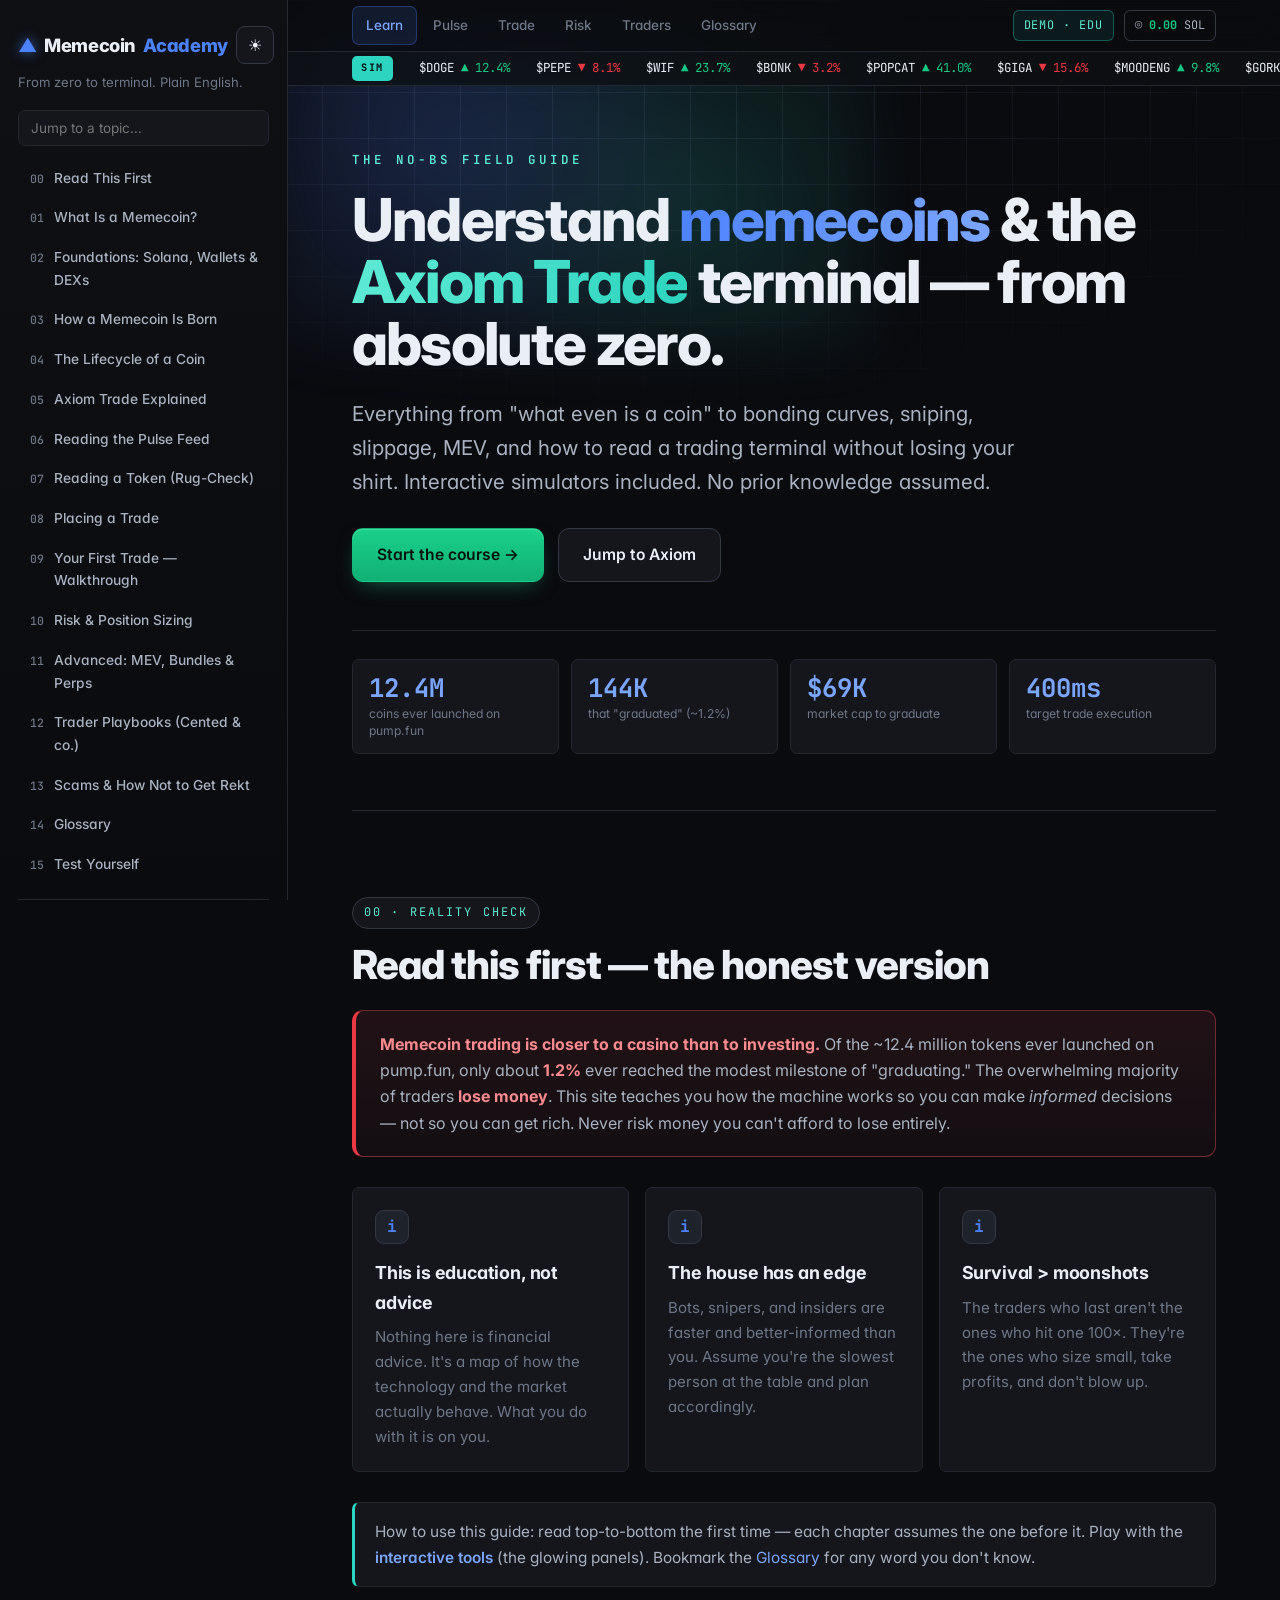
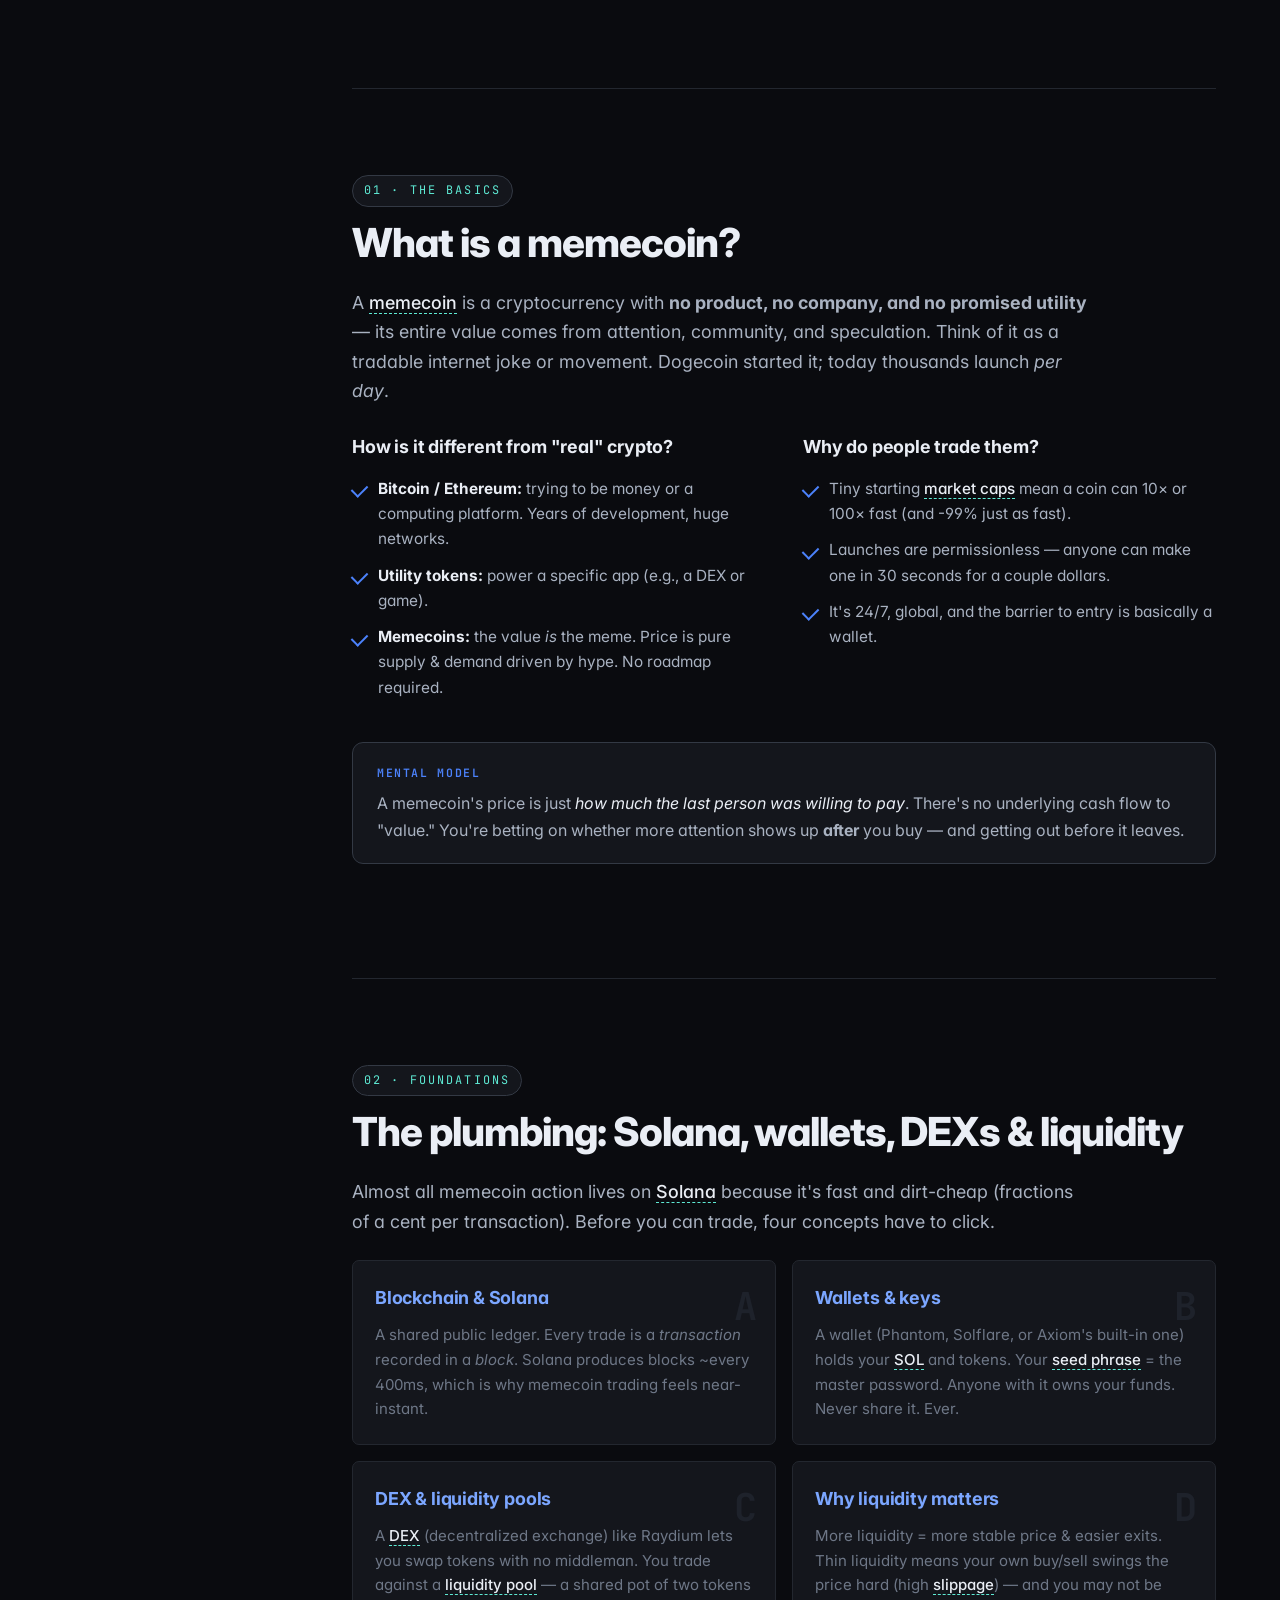
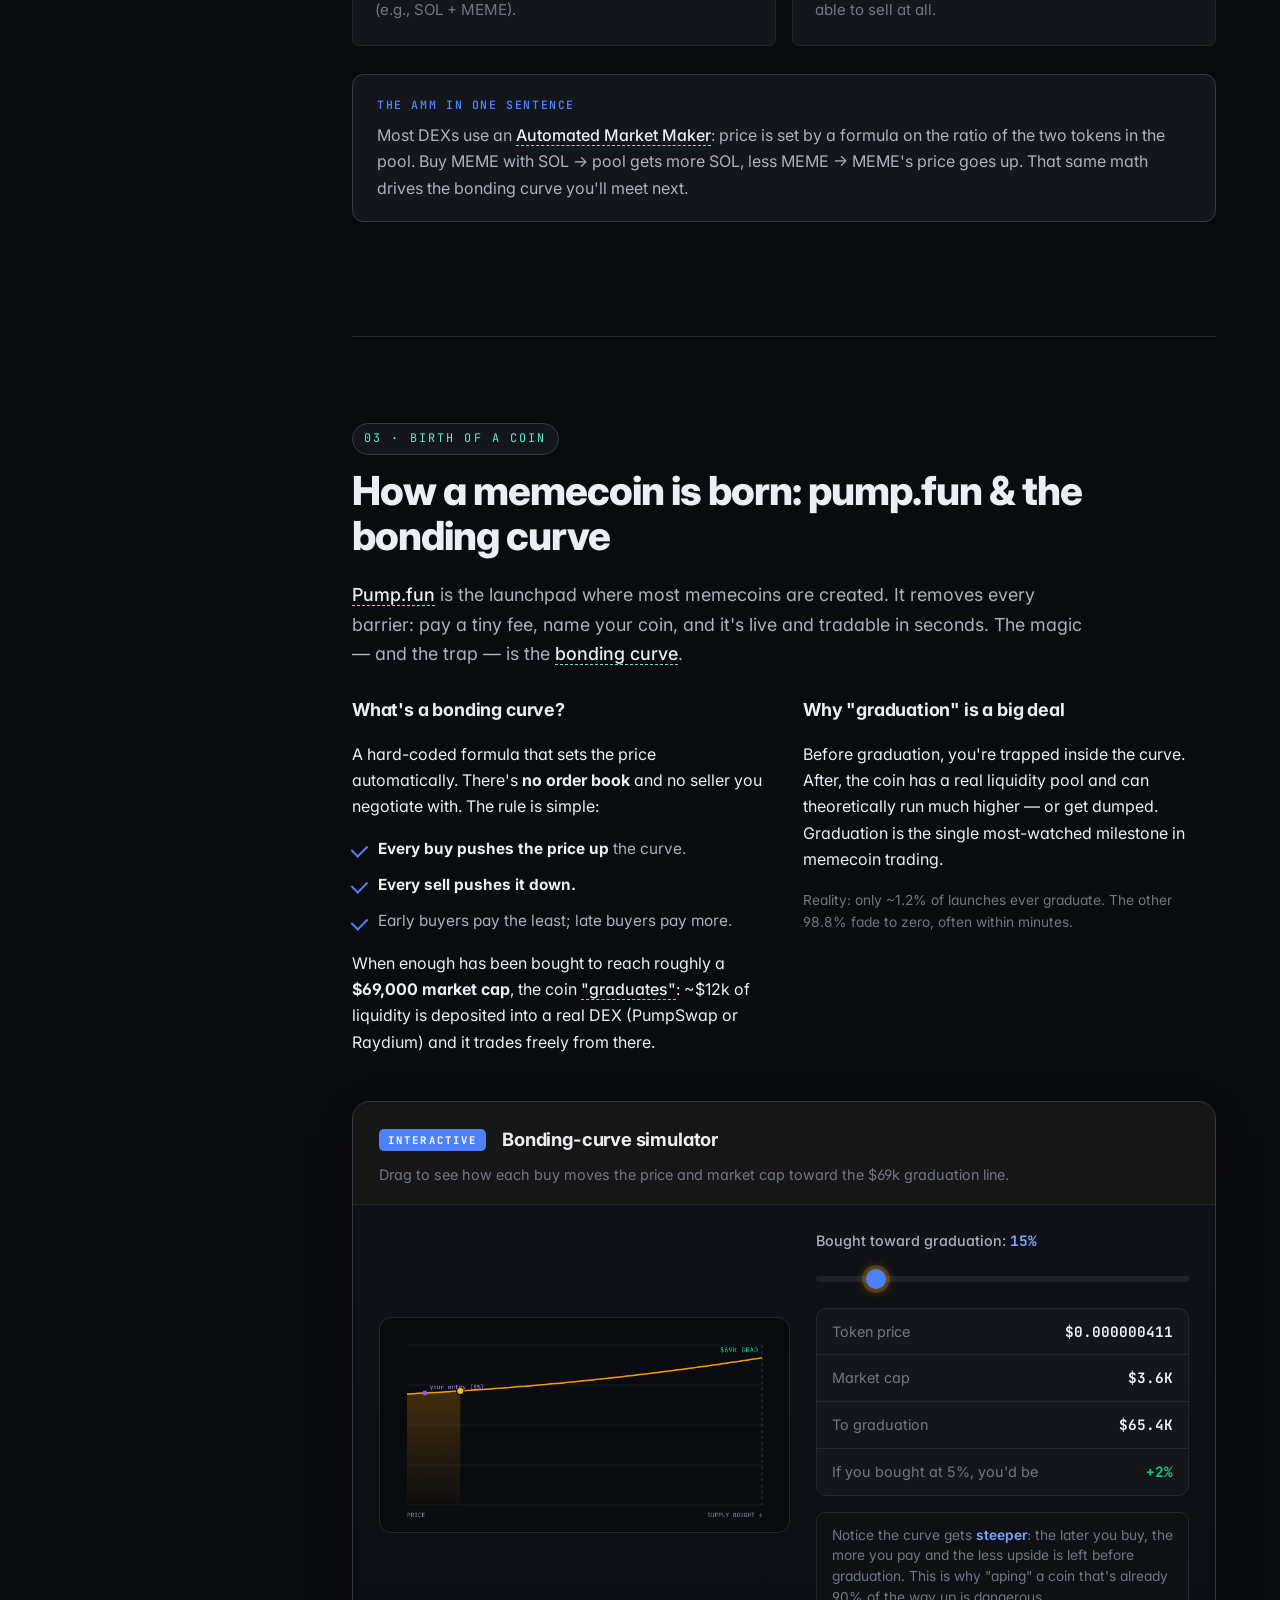
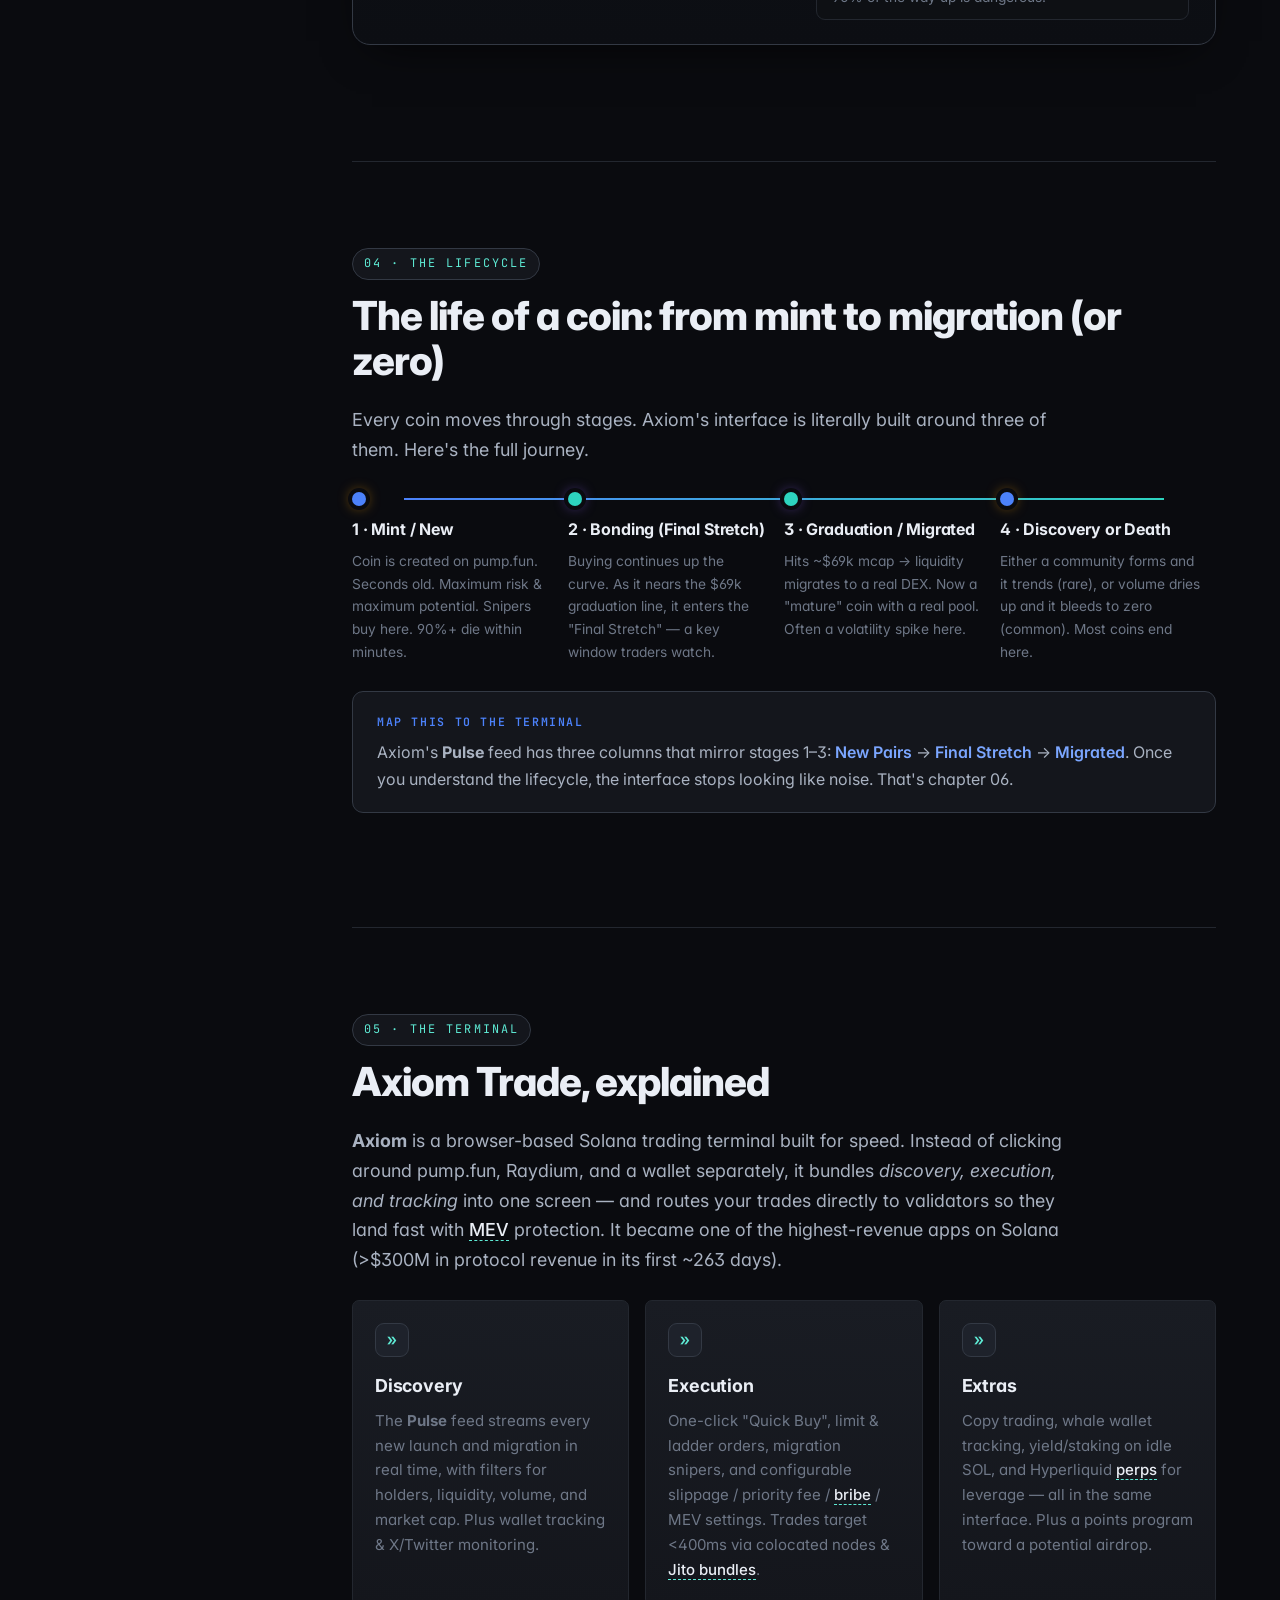
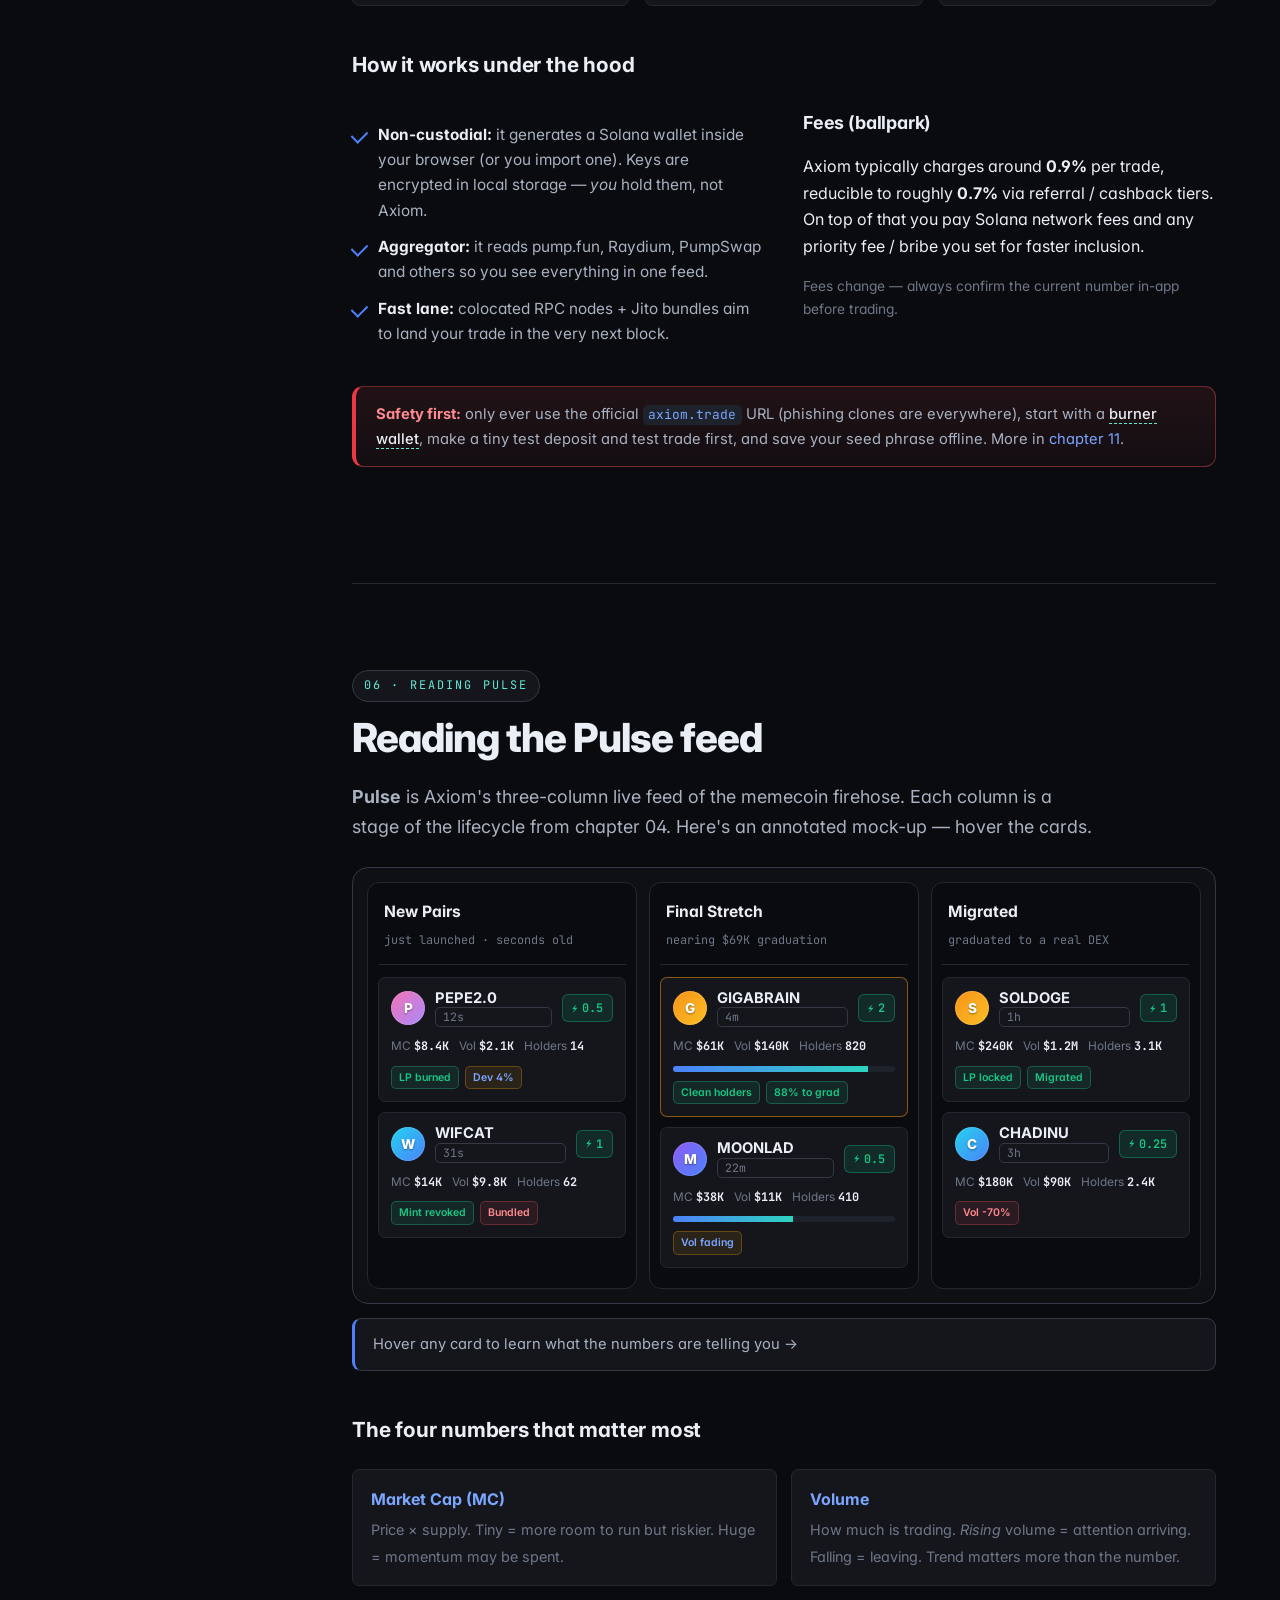
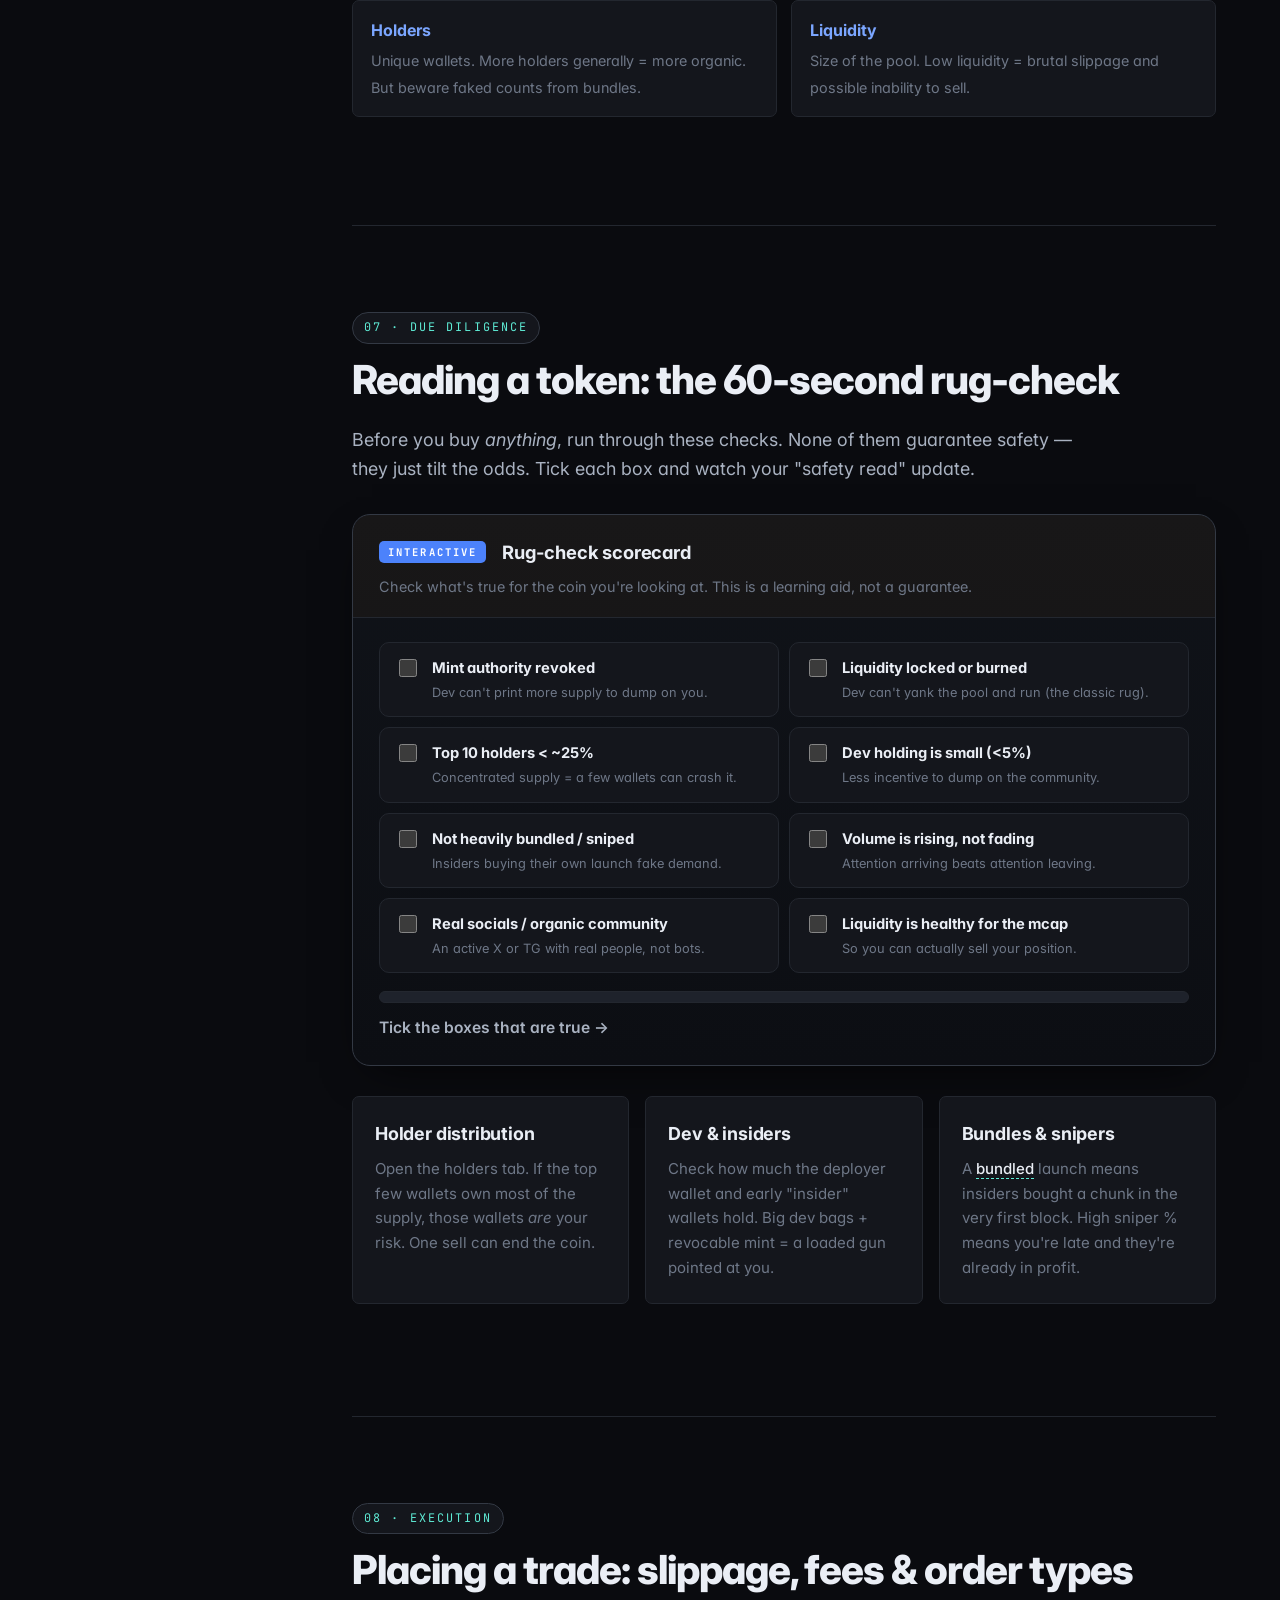
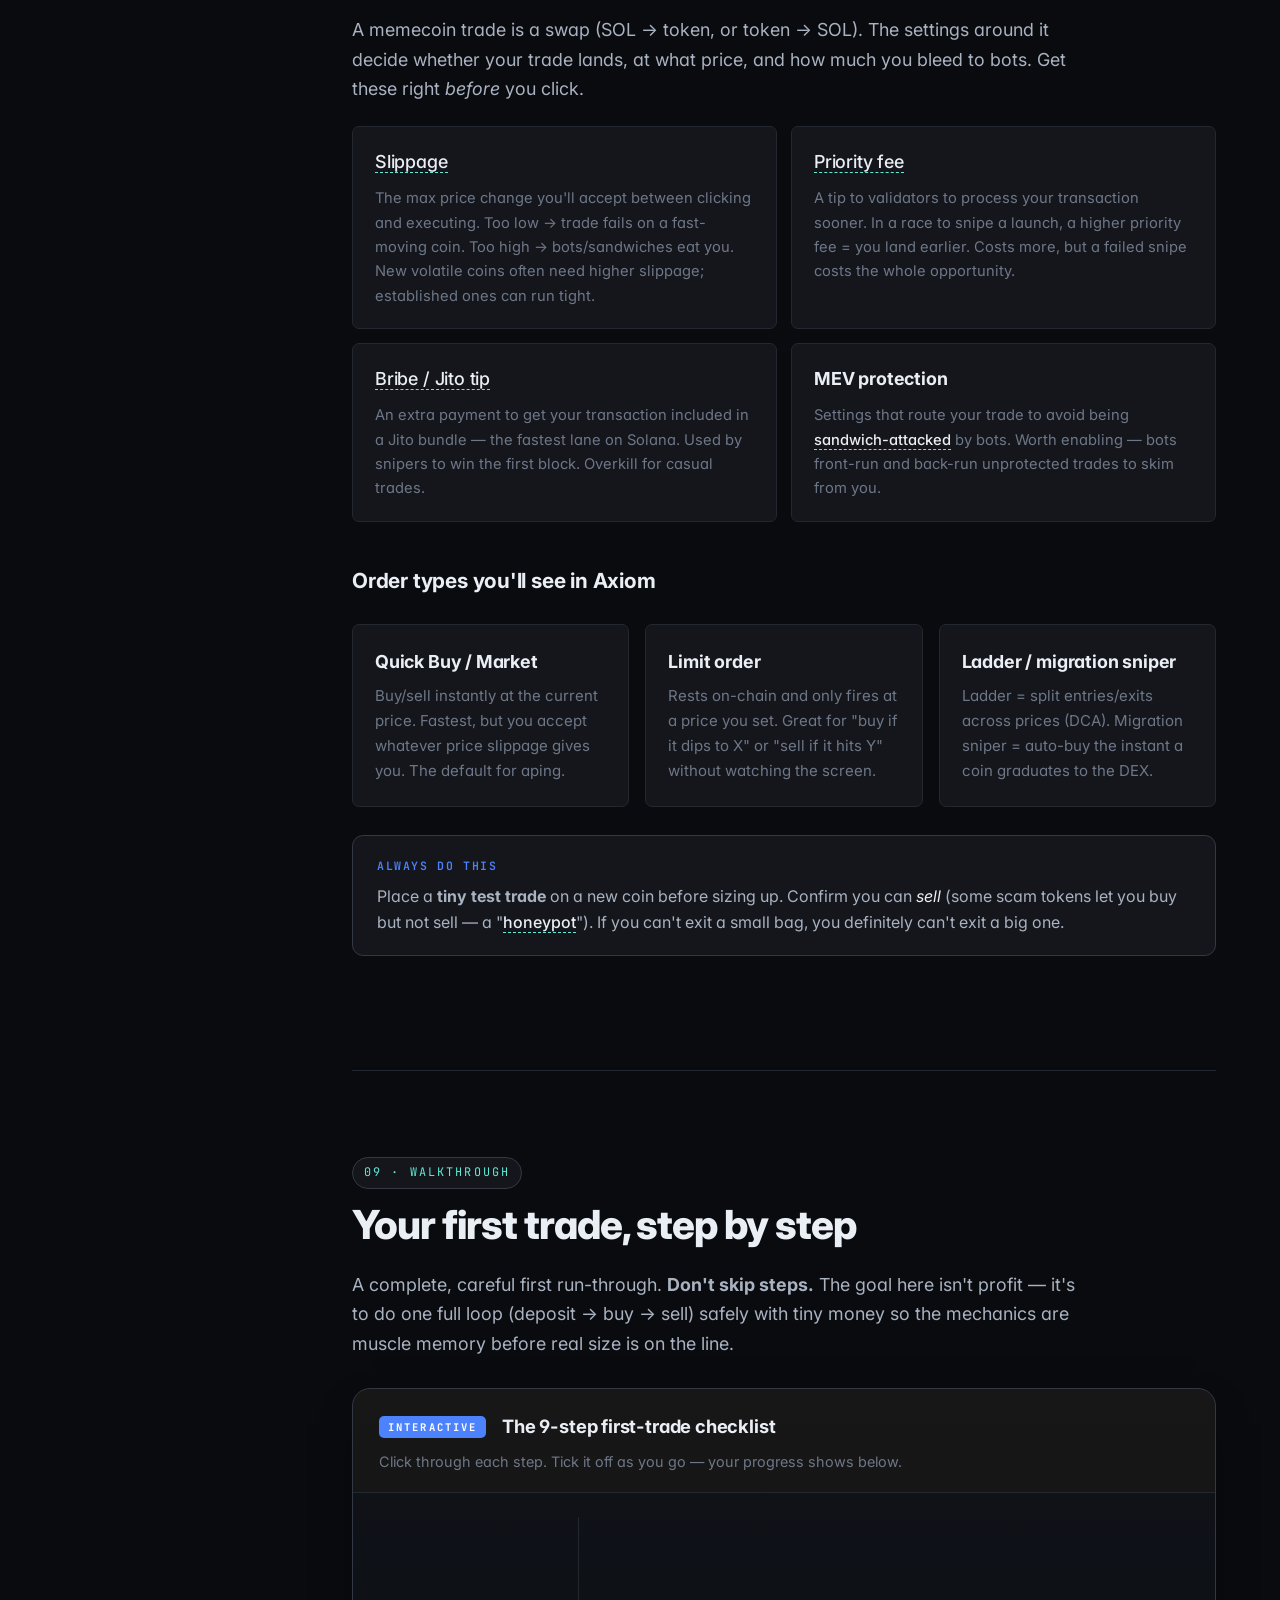
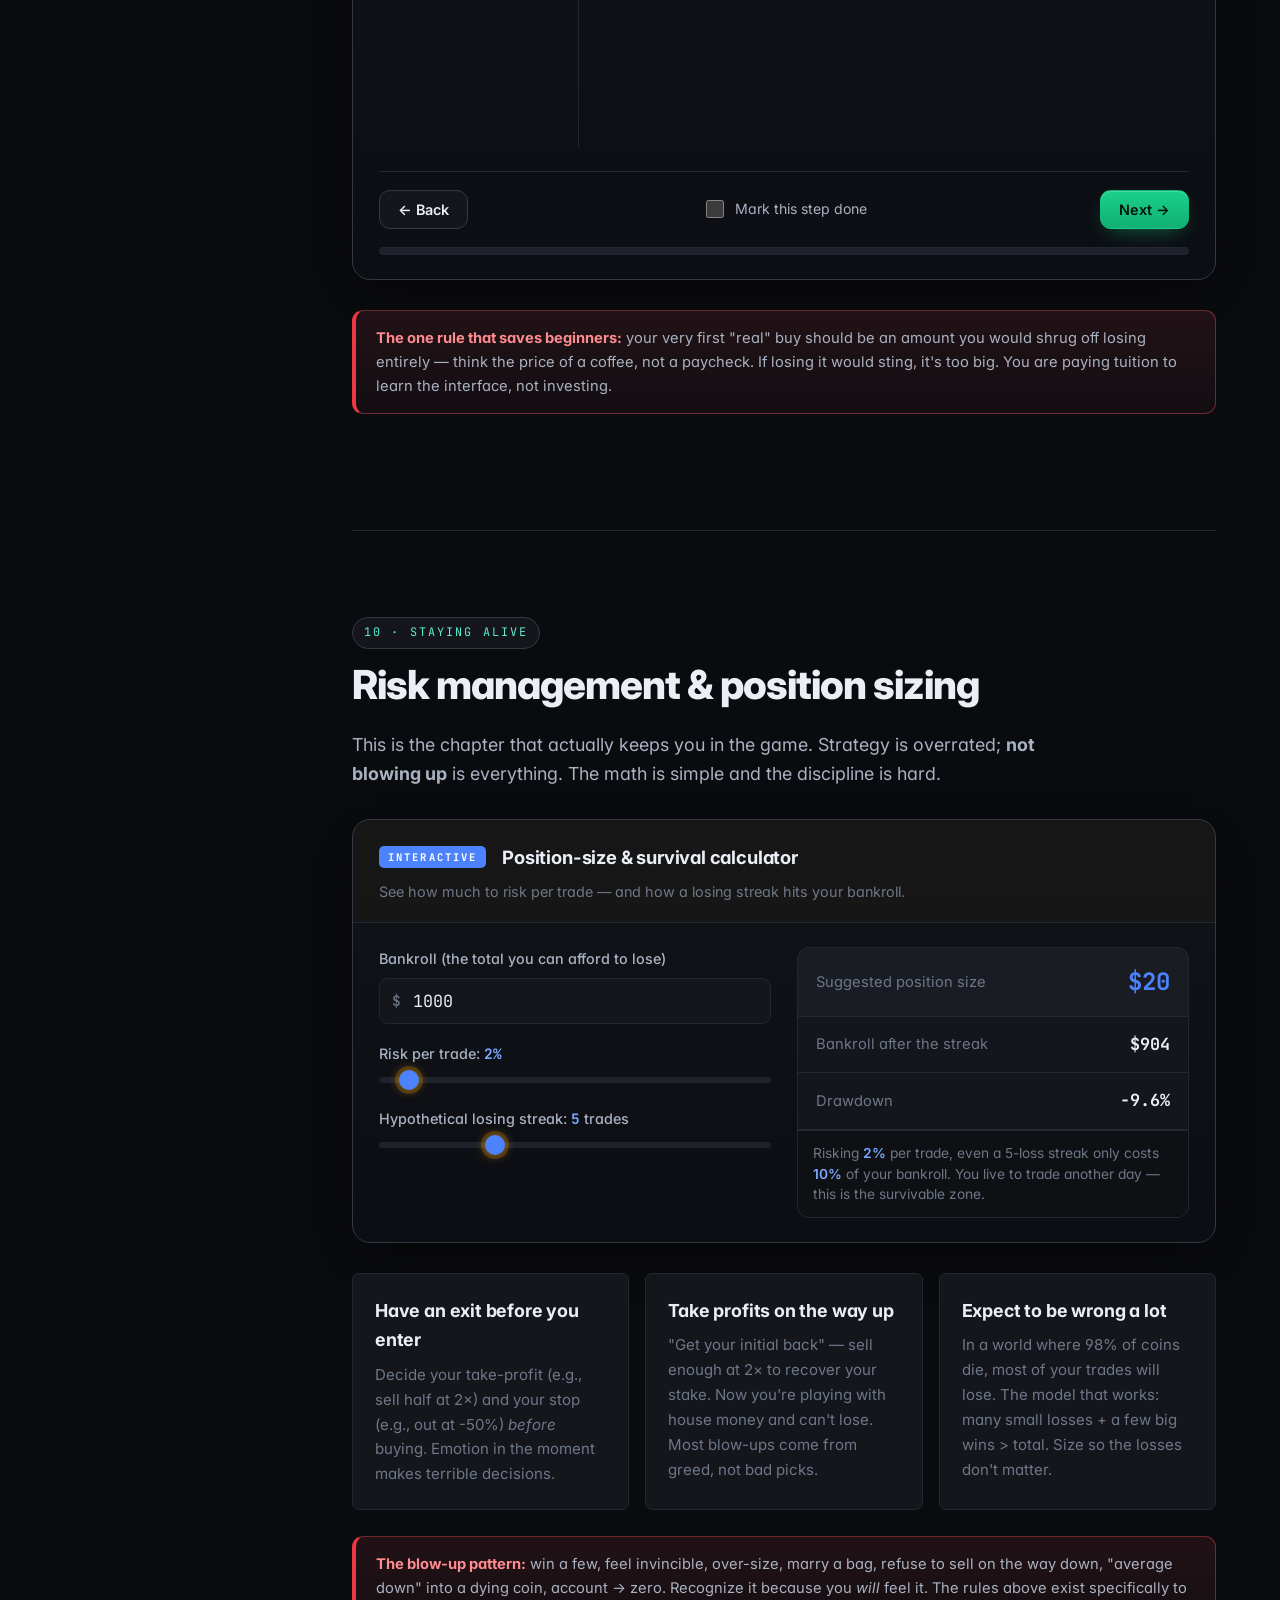
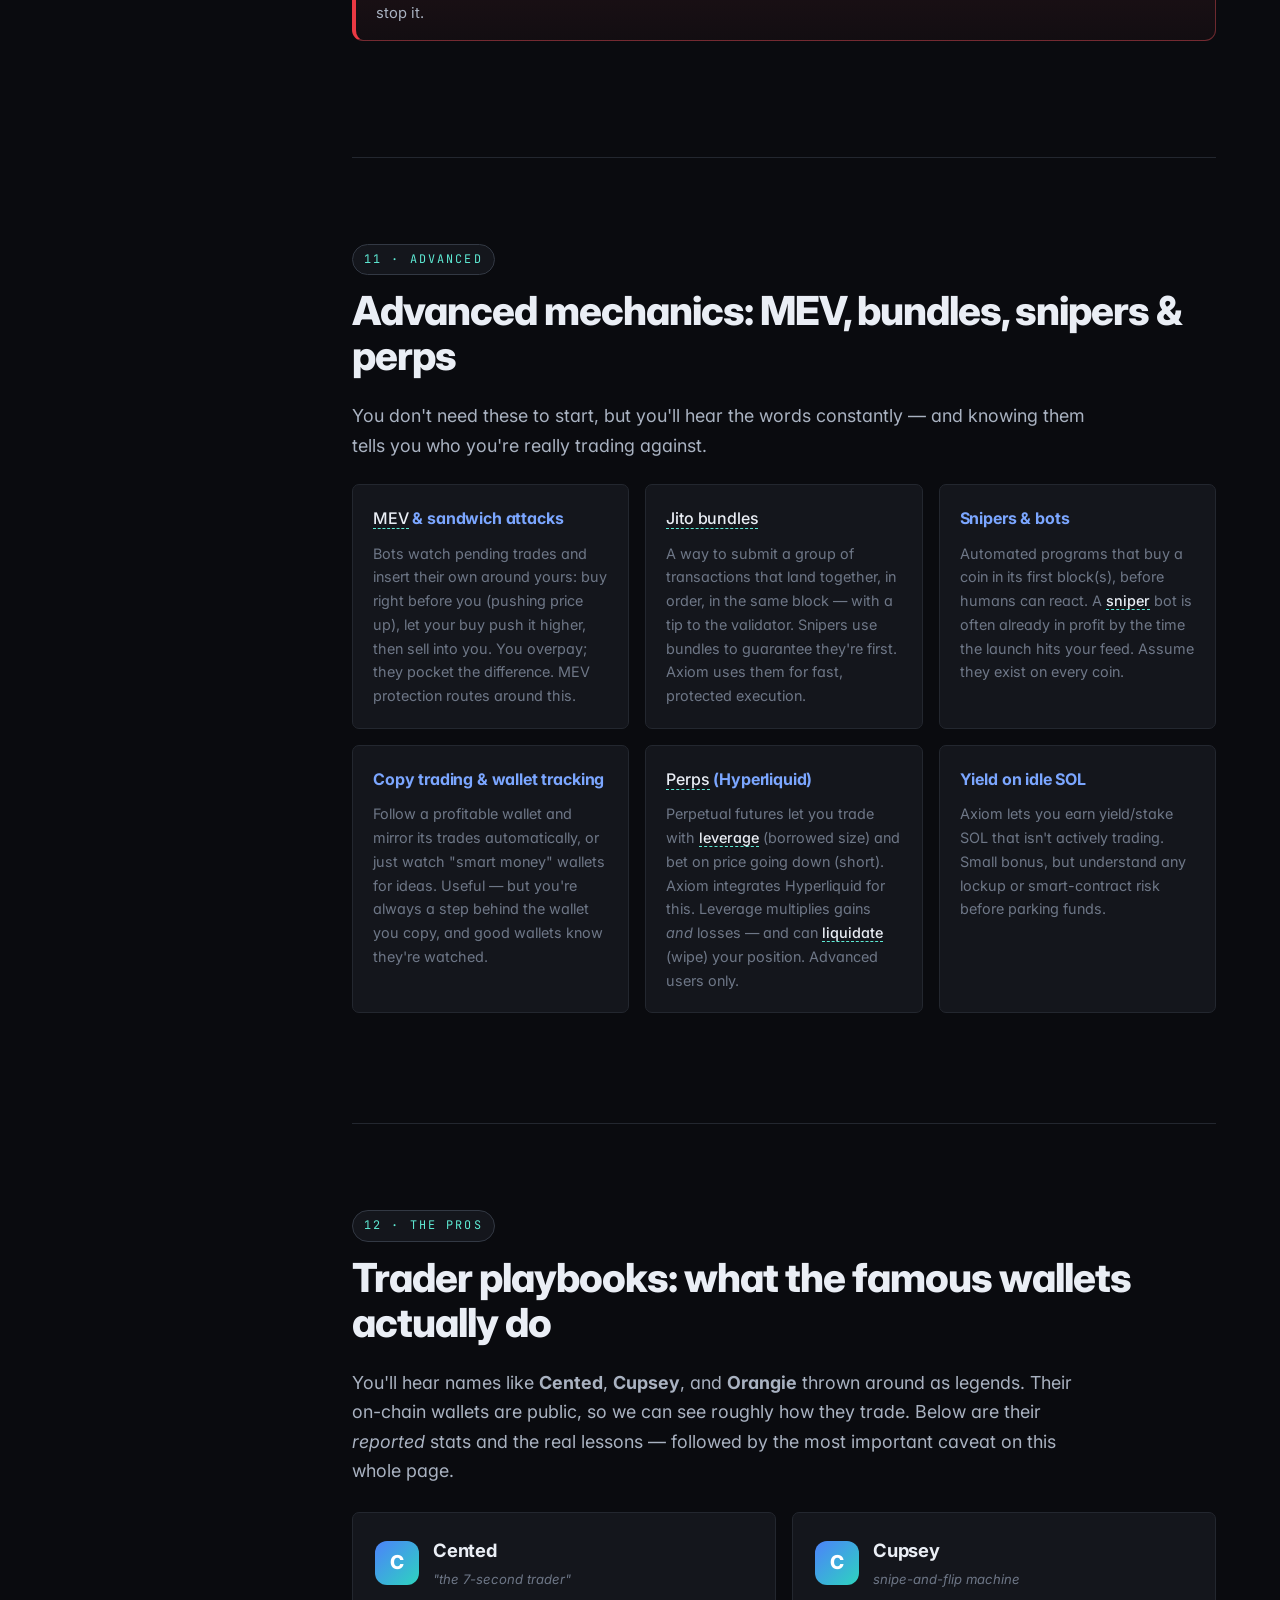
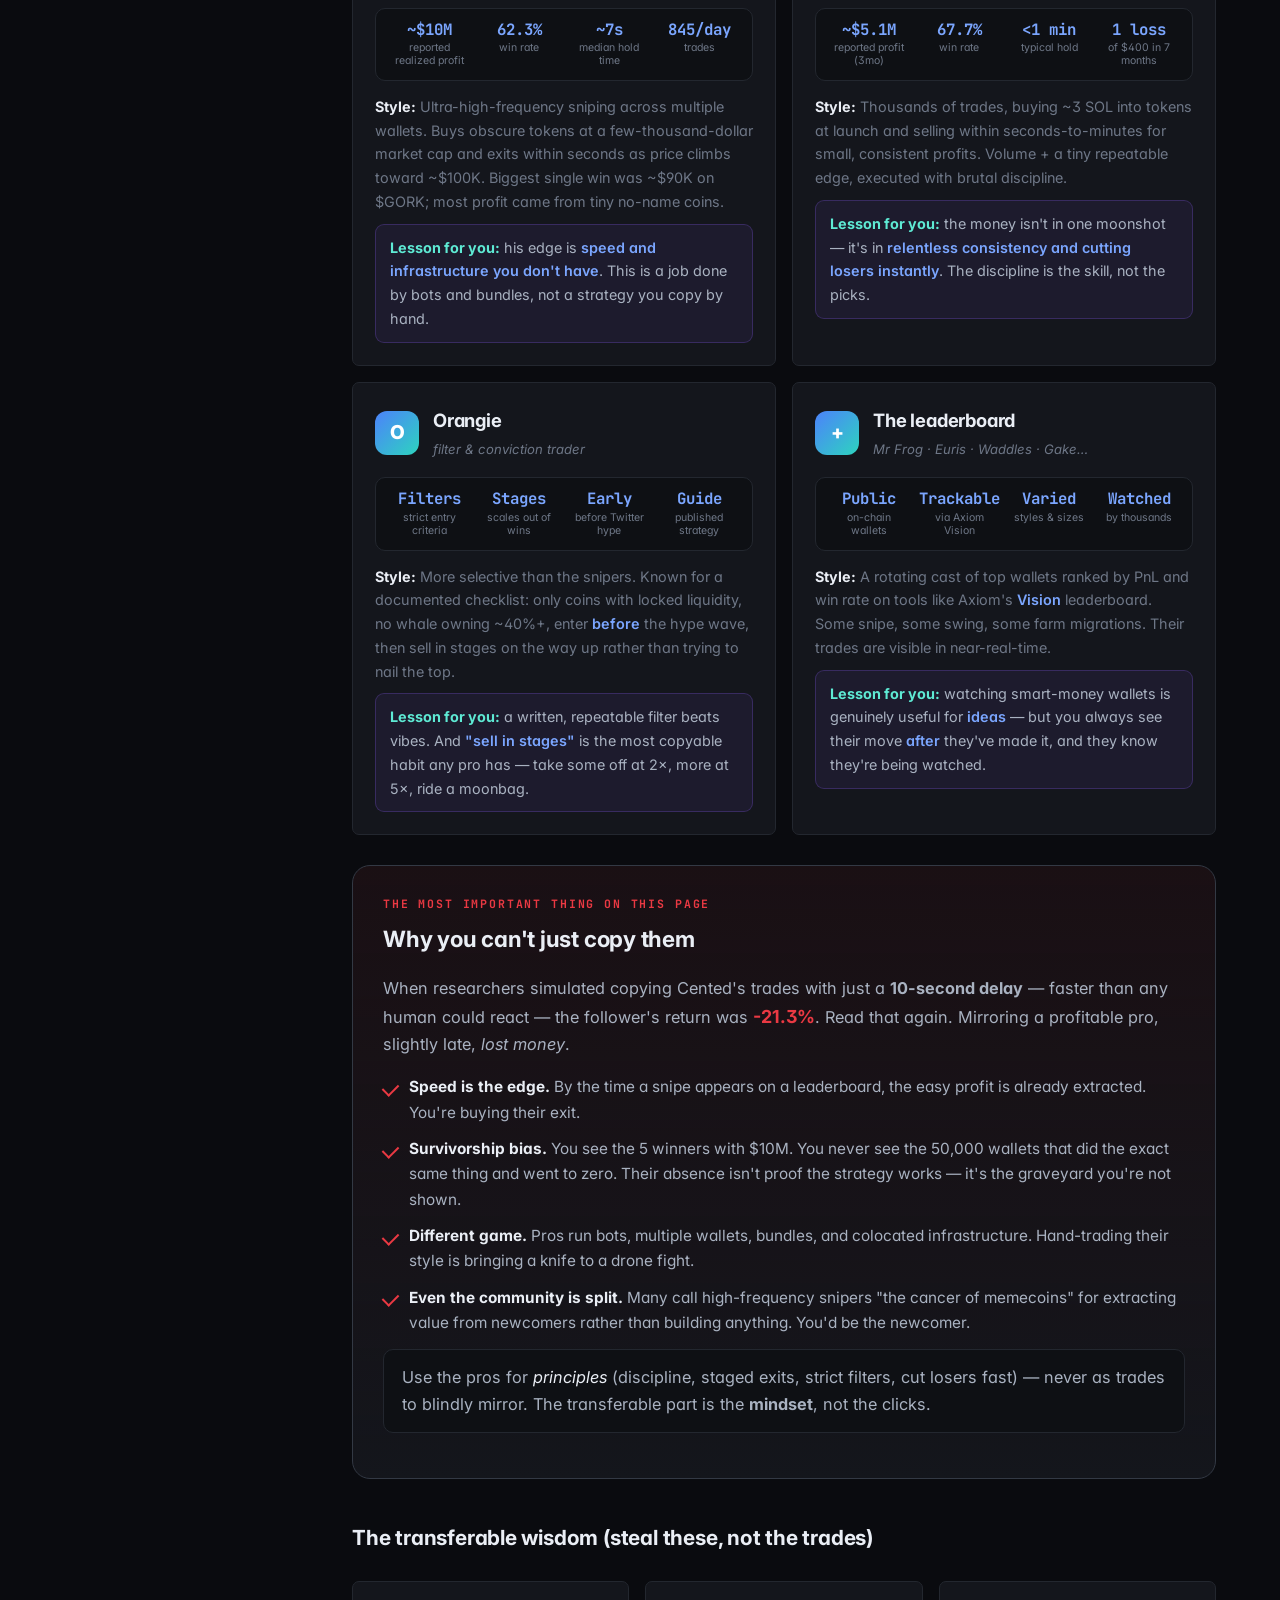
<file: index.html>
<!DOCTYPE html>
<html lang="en">
<head>
<meta charset="UTF-8" />
<meta name="viewport" content="width=device-width, initial-scale=1" />
<title>Memecoin Academy — Learn Memecoins & Axiom Trade from Zero</title>
<meta name="description" content="A free, plain-English course on memecoins, Solana, pump.fun bonding curves, and how to use the Axiom Trade terminal — with interactive simulators, a rug-check, and a glossary." />
<meta name="theme-color" content="#0A0B0F" />
<link rel="icon" type="image/svg+xml" href="favicon.svg" />
<!-- Social / share preview -->
<meta property="og:type" content="website" />
<meta property="og:title" content="Memecoin Academy — Learn Memecoins & Axiom Trade from Zero" />
<meta property="og:description" content="From 'what even is a coin' to bonding curves, sniping, slippage, MEV, and reading a trading terminal — with interactive simulators. Educational, not financial advice." />
<meta property="og:image" content="https://wyattslinde.github.io/memecoin-academy/og-image.png" />
<meta property="og:image:width" content="1200" />
<meta property="og:image:height" content="630" />
<meta property="og:url" content="https://wyattslinde.github.io/memecoin-academy/" />
<meta name="twitter:card" content="summary_large_image" />
<meta name="twitter:title" content="Memecoin Academy — Learn Memecoins & Axiom Trade" />
<meta name="twitter:description" content="A free interactive course on memecoins, Solana & the Axiom Trade terminal. Educational, not financial advice." />
<meta name="twitter:image" content="https://wyattslinde.github.io/memecoin-academy/og-image.png" />
<link rel="preconnect" href="https://fonts.googleapis.com" />
<link rel="preconnect" href="https://fonts.gstatic.com" crossorigin />
<link href="https://fonts.googleapis.com/css2?family=Inter:wght@300;400;500;600;700;800&family=JetBrains+Mono:wght@400;500;700&display=swap" rel="stylesheet" />
<link rel="stylesheet" href="styles.css" />
</head>
<body>

<!-- ░░ Top progress / scanline ░░ -->
<div id="scrollbar-progress" aria-hidden="true"></div>

<!-- ░░ Mobile top bar ░░ -->
<header class="mobile-bar">
  <span class="brand"><span class="brand-mark">▲</span> Memecoin<span class="accent">Academy</span></span>
  <div class="mobile-actions">
    <button class="theme-toggle" data-theme-toggle aria-label="Toggle light/dark theme"><span class="ic-sun">☀</span><span class="ic-moon">☾</span></button>
    <button id="menu-toggle" aria-label="Open navigation menu" aria-expanded="false">☰</button>
  </div>
</header>

<div class="shell">

  <!-- ░░ Sidebar nav ░░ -->
  <nav class="sidebar" id="sidebar" aria-label="Course chapters">
    <div class="sidebar-head">
      <div class="sidebar-head-row">
        <span class="brand"><span class="brand-mark">▲</span> Memecoin<span class="accent">Academy</span></span>
        <button class="theme-toggle" data-theme-toggle aria-label="Toggle light/dark theme" title="Toggle theme"><span class="ic-sun">☀</span><span class="ic-moon">☾</span></button>
      </div>
      <p class="tagline">From zero to terminal. Plain English.</p>
    </div>
    <div class="nav-search">
      <input id="nav-filter" type="text" placeholder="Jump to a topic…" aria-label="Filter chapters" autocomplete="off" />
    </div>
    <ol class="nav-list" id="nav-list">
      <li><a href="#start" data-num="00">Read This First</a></li>
      <li><a href="#what" data-num="01">What Is a Memecoin?</a></li>
      <li><a href="#foundations" data-num="02">Foundations: Solana, Wallets &amp; DEXs</a></li>
      <li><a href="#birth" data-num="03">How a Memecoin Is Born</a></li>
      <li><a href="#lifecycle" data-num="04">The Lifecycle of a Coin</a></li>
      <li><a href="#axiom" data-num="05">Axiom Trade Explained</a></li>
      <li><a href="#pulse" data-num="06">Reading the Pulse Feed</a></li>
      <li><a href="#token" data-num="07">Reading a Token (Rug-Check)</a></li>
      <li><a href="#trade" data-num="08">Placing a Trade</a></li>
      <li><a href="#firsttrade" data-num="09">Your First Trade — Walkthrough</a></li>
      <li><a href="#risk" data-num="10">Risk &amp; Position Sizing</a></li>
      <li><a href="#advanced" data-num="11">Advanced: MEV, Bundles &amp; Perps</a></li>
      <li><a href="#traders" data-num="12">Trader Playbooks (Cented &amp; co.)</a></li>
      <li><a href="#scams" data-num="13">Scams &amp; How Not to Get Rekt</a></li>
      <li><a href="#glossary" data-num="14">Glossary</a></li>
      <li><a href="#quiz" data-num="15">Test Yourself</a></li>
    </ol>
    <div class="sidebar-foot">
      <span class="dot live"></span> Educational only · Not financial advice
    </div>
  </nav>

  <!-- backdrop for mobile -->
  <div class="backdrop" id="backdrop" hidden></div>

  <main class="content">

    <!-- ░░ Top terminal bar (chrome) ░░ -->
    <div class="terminal-bar">
      <nav class="tb-tabs" aria-label="Quick sections">
        <a class="tb-tab active" href="#top">Learn</a>
        <a class="tb-tab" href="#pulse">Pulse</a>
        <a class="tb-tab" href="#trade">Trade</a>
        <a class="tb-tab" href="#risk">Risk</a>
        <a class="tb-tab" href="#traders">Traders</a>
        <a class="tb-tab" href="#glossary">Glossary</a>
      </nav>
      <div class="tb-right">
        <span class="tb-pill demo">DEMO · EDU</span>
        <span class="tb-pill bal" aria-hidden="true">◎ <b>0.00</b> SOL</span>
      </div>
    </div>

    <!-- ░░ Ticker tape (illustrative) ░░ -->
    <div class="ticker" aria-hidden="true">
      <span class="ticker-label">SIM</span>
      <div class="ticker-track" id="ticker-track"></div>
    </div>

    <!-- ═══════════════ HERO ═══════════════ -->
    <section class="hero" id="top">
      <div class="hero-glow" aria-hidden="true"></div>
      <p class="kicker">THE NO-BS FIELD GUIDE</p>
      <h1>Understand <span class="grad">memecoins</span> &amp; the <span class="grad-2">Axiom&nbsp;Trade</span> terminal — from absolute zero.</h1>
      <p class="lede">Everything from "what even is a coin" to bonding curves, sniping, slippage, MEV, and how to read a trading terminal without losing your shirt. Interactive simulators included. No prior knowledge assumed.</p>
      <div class="hero-cta">
        <a class="btn btn-primary" href="#start">Start the course →</a>
        <a class="btn btn-ghost" href="#axiom">Jump to Axiom</a>
      </div>
      <div class="hero-stats">
        <div class="stat"><span class="stat-num" data-count="12400000">0</span><span class="stat-label">coins ever launched on pump.fun</span></div>
        <div class="stat"><span class="stat-num" data-count="144000">0</span><span class="stat-label">that "graduated" (~1.2%)</span></div>
        <div class="stat"><span class="stat-num" data-count="69000" data-prefix="$">0</span><span class="stat-label">market cap to graduate</span></div>
        <div class="stat"><span class="stat-num" data-count="400" data-suffix="ms">0</span><span class="stat-label">target trade execution</span></div>
      </div>
    </section>

    <!-- ═══════════════ 00 READ FIRST ═══════════════ -->
    <section id="start" class="chapter">
      <div class="chapter-tag">00 · Reality Check</div>
      <h2>Read this first — the honest version</h2>
      <div class="warn-box">
        <strong>Memecoin trading is closer to a casino than to investing.</strong>
        Of the ~12.4 million tokens ever launched on pump.fun, only about <strong>1.2%</strong> ever reached the modest milestone of "graduating." The overwhelming majority of traders <strong>lose money</strong>. This site teaches you how the machine works so you can make <em>informed</em> decisions — not so you can get rich. Never risk money you can't afford to lose entirely.
      </div>
      <div class="cards-3">
        <div class="card">
          <div class="card-icon">i</div>
          <h3>This is education, not advice</h3>
          <p>Nothing here is financial advice. It's a map of how the technology and the market actually behave. What you do with it is on you.</p>
        </div>
        <div class="card">
          <div class="card-icon">i</div>
          <h3>The house has an edge</h3>
          <p>Bots, snipers, and insiders are faster and better-informed than you. Assume you're the slowest person at the table and plan accordingly.</p>
        </div>
        <div class="card">
          <div class="card-icon">i</div>
          <h3>Survival &gt; moonshots</h3>
          <p>The traders who last aren't the ones who hit one 100×. They're the ones who size small, take profits, and don't blow up.</p>
        </div>
      </div>
      <p class="how-to-read">How to use this guide: read top-to-bottom the first time — each chapter assumes the one before it. Play with the <span class="hl">interactive tools</span> (the glowing panels). Bookmark the <a href="#glossary">Glossary</a> for any word you don't know.</p>
    </section>

    <!-- ═══════════════ 01 WHAT IS A MEMECOIN ═══════════════ -->
    <section id="what" class="chapter">
      <div class="chapter-tag">01 · The Basics</div>
      <h2>What is a memecoin?</h2>
      <p class="big-p">A <term data-term="memecoin">memecoin</term> is a cryptocurrency with <strong>no product, no company, and no promised utility</strong> — its entire value comes from attention, community, and speculation. Think of it as a tradable internet joke or movement. Dogecoin started it; today thousands launch <em>per day</em>.</p>

      <div class="split">
        <div>
          <h3>How is it different from "real" crypto?</h3>
          <ul class="check-list">
            <li><strong>Bitcoin / Ethereum:</strong> trying to be money or a computing platform. Years of development, huge networks.</li>
            <li><strong>Utility tokens:</strong> power a specific app (e.g., a DEX or game).</li>
            <li><strong>Memecoins:</strong> the value <em>is</em> the meme. Price is pure supply &amp; demand driven by hype. No roadmap required.</li>
          </ul>
        </div>
        <div>
          <h3>Why do people trade them?</h3>
          <ul class="check-list">
            <li>Tiny starting <term data-term="market-cap">market caps</term> mean a coin can 10× or 100× fast (and -99% just as fast).</li>
            <li>Launches are permissionless — anyone can make one in 30 seconds for a couple dollars.</li>
            <li>It's 24/7, global, and the barrier to entry is basically a wallet.</li>
          </ul>
        </div>
      </div>

      <div class="callout">
        <span class="callout-label">Mental model</span>
        A memecoin's price is just <em>how much the last person was willing to pay</em>. There's no underlying cash flow to "value." You're betting on whether more attention shows up <strong>after</strong> you buy — and getting out before it leaves.
      </div>
    </section>

    <!-- ═══════════════ 02 FOUNDATIONS ═══════════════ -->
    <section id="foundations" class="chapter">
      <div class="chapter-tag">02 · Foundations</div>
      <h2>The plumbing: Solana, wallets, DEXs &amp; liquidity</h2>
      <p class="big-p">Almost all memecoin action lives on <term data-term="solana">Solana</term> because it's fast and dirt-cheap (fractions of a cent per transaction). Before you can trade, four concepts have to click.</p>

      <div class="concept-grid">
        <div class="concept">
          <span class="concept-n">A</span>
          <h3>Blockchain &amp; Solana</h3>
          <p>A shared public ledger. Every trade is a <em>transaction</em> recorded in a <em>block</em>. Solana produces blocks ~every 400ms, which is why memecoin trading feels near-instant.</p>
        </div>
        <div class="concept">
          <span class="concept-n">B</span>
          <h3>Wallets &amp; keys</h3>
          <p>A wallet (Phantom, Solflare, or Axiom's built-in one) holds your <term data-term="sol">SOL</term> and tokens. Your <term data-term="seed-phrase">seed phrase</term> = the master password. Anyone with it owns your funds. Never share it. Ever.</p>
        </div>
        <div class="concept">
          <span class="concept-n">C</span>
          <h3>DEX &amp; liquidity pools</h3>
          <p>A <term data-term="dex">DEX</term> (decentralized exchange) like Raydium lets you swap tokens with no middleman. You trade against a <term data-term="liquidity">liquidity pool</term> — a shared pot of two tokens (e.g., SOL + MEME).</p>
        </div>
        <div class="concept">
          <span class="concept-n">D</span>
          <h3>Why liquidity matters</h3>
          <p>More liquidity = more stable price &amp; easier exits. Thin liquidity means your own buy/sell swings the price hard (high <term data-term="slippage">slippage</term>) — and you may not be able to sell at all.</p>
        </div>
      </div>

      <div class="callout">
        <span class="callout-label">The AMM in one sentence</span>
        Most DEXs use an <term data-term="amm">Automated Market Maker</term>: price is set by a formula on the ratio of the two tokens in the pool. Buy MEME with SOL → pool gets more SOL, less MEME → MEME's price goes up. That same math drives the bonding curve you'll meet next.
      </div>
    </section>

    <!-- ═══════════════ 03 BIRTH / BONDING CURVE ═══════════════ -->
    <section id="birth" class="chapter">
      <div class="chapter-tag">03 · Birth of a Coin</div>
      <h2>How a memecoin is born: pump.fun &amp; the bonding curve</h2>
      <p class="big-p"><term data-term="pumpfun">Pump.fun</term> is the launchpad where most memecoins are created. It removes every barrier: pay a tiny fee, name your coin, and it's live and tradable in seconds. The magic — and the trap — is the <term data-term="bonding-curve">bonding curve</term>.</p>

      <div class="split">
        <div>
          <h3>What's a bonding curve?</h3>
          <p>A hard-coded formula that sets the price automatically. There's <strong>no order book</strong> and no seller you negotiate with. The rule is simple:</p>
          <ul class="check-list">
            <li><strong>Every buy pushes the price up</strong> the curve.</li>
            <li><strong>Every sell pushes it down.</strong></li>
            <li>Early buyers pay the least; late buyers pay more.</li>
          </ul>
          <p>When enough has been bought to reach roughly a <strong>$69,000 market cap</strong>, the coin <term data-term="graduation">"graduates"</term>: ~$12k of liquidity is deposited into a real DEX (PumpSwap or Raydium) and it trades freely from there.</p>
        </div>
        <div>
          <h3>Why "graduation" is a big deal</h3>
          <p>Before graduation, you're trapped inside the curve. After, the coin has a real liquidity pool and can theoretically run much higher — or get dumped. Graduation is the single most-watched milestone in memecoin trading.</p>
          <p class="micro">Reality: only ~1.2% of launches ever graduate. The other 98.8% fade to zero, often within minutes.</p>
        </div>
      </div>

      <!-- INTERACTIVE: Bonding curve simulator -->
      <div class="lab" id="curve-lab">
        <div class="lab-head">
          <span class="lab-badge">INTERACTIVE</span>
          <h3>Bonding-curve simulator</h3>
          <p>Drag to see how each buy moves the price and market cap toward the $69k graduation line.</p>
        </div>
        <div class="lab-body curve-lab-body">
          <div class="curve-chart-wrap">
            <canvas id="curve-canvas" width="640" height="320" role="img" aria-label="Bonding curve chart showing price rising as supply is bought"></canvas>
          </div>
          <div class="curve-controls">
            <label for="curve-slider">Bought toward graduation: <output id="curve-pct">15%</output></label>
            <input id="curve-slider" type="range" min="1" max="100" value="15" />
            <div class="curve-readout">
              <div class="ro"><span>Token price</span><b id="ro-price">$0.0000000</b></div>
              <div class="ro"><span>Market cap</span><b id="ro-mcap">$0</b></div>
              <div class="ro"><span>To graduation</span><b id="ro-grad">$0</b></div>
              <div class="ro"><span>If you bought at 5%, you'd be</span><b id="ro-pnl" class="pos">+0%</b></div>
            </div>
            <p class="lab-note">Notice the curve gets <em>steeper</em>: the later you buy, the more you pay and the less upside is left before graduation. This is why "aping" a coin that's already 90% of the way up is dangerous.</p>
          </div>
        </div>
      </div>
    </section>

    <!-- ═══════════════ 04 LIFECYCLE ═══════════════ -->
    <section id="lifecycle" class="chapter">
      <div class="chapter-tag">04 · The Lifecycle</div>
      <h2>The life of a coin: from mint to migration (or zero)</h2>
      <p class="big-p">Every coin moves through stages. Axiom's interface is literally built around three of them. Here's the full journey.</p>

      <div class="timeline">
        <div class="tl-step">
          <span class="tl-dot"></span>
          <h3>1 · Mint / New</h3>
          <p>Coin is created on pump.fun. Seconds old. Maximum risk &amp; maximum potential. Snipers buy here. 90%+ die within minutes.</p>
        </div>
        <div class="tl-step">
          <span class="tl-dot"></span>
          <h3>2 · Bonding (Final Stretch)</h3>
          <p>Buying continues up the curve. As it nears the $69k graduation line, it enters the "Final Stretch" — a key window traders watch.</p>
        </div>
        <div class="tl-step">
          <span class="tl-dot"></span>
          <h3>3 · Graduation / Migrated</h3>
          <p>Hits ~$69k mcap → liquidity migrates to a real DEX. Now a "mature" coin with a real pool. Often a volatility spike here.</p>
        </div>
        <div class="tl-step">
          <span class="tl-dot"></span>
          <h3>4 · Discovery or Death</h3>
          <p>Either a community forms and it trends (rare), or volume dries up and it bleeds to zero (common). Most coins end here.</p>
        </div>
      </div>

      <div class="callout">
        <span class="callout-label">Map this to the terminal</span>
        Axiom's <strong>Pulse</strong> feed has three columns that mirror stages 1–3: <span class="hl">New Pairs</span> → <span class="hl">Final Stretch</span> → <span class="hl">Migrated</span>. Once you understand the lifecycle, the interface stops looking like noise. That's chapter 06.
      </div>
    </section>

    <!-- ═══════════════ 05 AXIOM ═══════════════ -->
    <section id="axiom" class="chapter">
      <div class="chapter-tag">05 · The Terminal</div>
      <h2>Axiom Trade, explained</h2>
      <p class="big-p"><strong>Axiom</strong> is a browser-based Solana trading terminal built for speed. Instead of clicking around pump.fun, Raydium, and a wallet separately, it bundles <em>discovery, execution, and tracking</em> into one screen — and routes your trades directly to validators so they land fast with <term data-term="mev">MEV</term> protection. It became one of the highest-revenue apps on Solana (&gt;$300M in protocol revenue in its first ~263 days).</p>

      <div class="cards-3">
        <div class="card glow-card">
          <div class="card-icon">»</div>
          <h3>Discovery</h3>
          <p>The <strong>Pulse</strong> feed streams every new launch and migration in real time, with filters for holders, liquidity, volume, and market cap. Plus wallet tracking &amp; X/Twitter monitoring.</p>
        </div>
        <div class="card glow-card">
          <div class="card-icon">»</div>
          <h3>Execution</h3>
          <p>One-click "Quick Buy", limit &amp; ladder orders, migration snipers, and configurable slippage / priority fee / <term data-term="bribe">bribe</term> / MEV settings. Trades target &lt;400ms via colocated nodes &amp; <term data-term="jito">Jito bundles</term>.</p>
        </div>
        <div class="card glow-card">
          <div class="card-icon">»</div>
          <h3>Extras</h3>
          <p>Copy trading, whale wallet tracking, yield/staking on idle SOL, and Hyperliquid <term data-term="perps">perps</term> for leverage — all in the same interface. Plus a points program toward a potential airdrop.</p>
        </div>
      </div>

      <h3 class="sub">How it works under the hood</h3>
      <div class="split">
        <div>
          <ul class="check-list">
            <li><strong>Non-custodial:</strong> it generates a Solana wallet inside your browser (or you import one). Keys are encrypted in local storage — <em>you</em> hold them, not Axiom.</li>
            <li><strong>Aggregator:</strong> it reads pump.fun, Raydium, PumpSwap and others so you see everything in one feed.</li>
            <li><strong>Fast lane:</strong> colocated RPC nodes + Jito bundles aim to land your trade in the very next block.</li>
          </ul>
        </div>
        <div>
          <h3>Fees (ballpark)</h3>
          <p>Axiom typically charges around <strong>0.9%</strong> per trade, reducible to roughly <strong>0.7%</strong> via referral / cashback tiers. On top of that you pay Solana network fees and any priority fee / bribe you set for faster inclusion.</p>
          <p class="micro">Fees change — always confirm the current number in-app before trading.</p>
        </div>
      </div>

      <div class="warn-box small">
        <strong>Safety first:</strong> only ever use the official <code>axiom.trade</code> URL (phishing clones are everywhere), start with a <term data-term="burner">burner wallet</term>, make a tiny test deposit and test trade first, and save your seed phrase offline. More in <a href="#scams">chapter 11</a>.
      </div>
    </section>

    <!-- ═══════════════ 06 PULSE ═══════════════ -->
    <section id="pulse" class="chapter">
      <div class="chapter-tag">06 · Reading Pulse</div>
      <h2>Reading the Pulse feed</h2>
      <p class="big-p"><strong>Pulse</strong> is Axiom's three-column live feed of the memecoin firehose. Each column is a stage of the lifecycle from chapter 04. Here's an annotated mock-up — hover the cards.</p>

      <!-- INTERACTIVE: Mock Pulse UI -->
      <div class="pulse-mock" id="pulse-mock">
        <div class="pulse-col">
          <div class="pulse-col-head">
            <span class="pc-title">New Pairs</span>
            <span class="pc-sub">just launched · seconds old</span>
          </div>
          <div class="pulse-card" data-tip="Coin name & ticker. The age (12s) tells you it's brand new — highest risk, highest potential.">
            <div class="pcard-top"><span class="tkn">PEPE2.0</span><span class="age">12s</span></div>
            <div class="pcard-bars"><span>MC <b>$8.4K</b></span><span>Vol <b>$2.1K</b></span><span>Holders <b>14</b></span></div>
            <div class="pcard-flags"><span class="flag ok">LP burned</span><span class="flag warn">Dev 4%</span></div>
          </div>
          <div class="pulse-card" data-tip="High holder count this early can mean organic interest — or a bundled launch faking it. Always check holder distribution.">
            <div class="pcard-top"><span class="tkn">WIFCAT</span><span class="age">31s</span></div>
            <div class="pcard-bars"><span>MC <b>$14K</b></span><span>Vol <b>$9.8K</b></span><span>Holders <b>62</b></span></div>
            <div class="pcard-flags"><span class="flag ok">Mint revoked</span><span class="flag bad">Bundled</span></div>
          </div>
        </div>
        <div class="pulse-col">
          <div class="pulse-col-head">
            <span class="pc-title">Final Stretch</span>
            <span class="pc-sub">nearing $69K graduation</span>
          </div>
          <div class="pulse-card hot" data-tip="This coin is 88% up the bonding curve. Traders watch this column for coins about to migrate — a common momentum trigger.">
            <div class="pcard-top"><span class="tkn">GIGABRAIN</span><span class="age">4m</span></div>
            <div class="pcard-bars"><span>MC <b>$61K</b></span><span>Vol <b>$140K</b></span><span>Holders <b>820</b></span></div>
            <div class="curve-mini"><span style="width:88%"></span></div>
            <div class="pcard-flags"><span class="flag ok">Clean holders</span><span class="flag ok">88% to grad</span></div>
          </div>
          <div class="pulse-card" data-tip="Stalled at 54% with falling volume — momentum is dying. Many coins never finish the stretch.">
            <div class="pcard-top"><span class="tkn">MOONLAD</span><span class="age">22m</span></div>
            <div class="pcard-bars"><span>MC <b>$38K</b></span><span>Vol <b>$11K</b></span><span>Holders <b>410</b></span></div>
            <div class="curve-mini"><span style="width:54%"></span></div>
            <div class="pcard-flags"><span class="flag warn">Vol fading</span></div>
          </div>
        </div>
        <div class="pulse-col">
          <div class="pulse-col-head">
            <span class="pc-title">Migrated</span>
            <span class="pc-sub">graduated to a real DEX</span>
          </div>
          <div class="pulse-card" data-tip="Migrated = it has a real liquidity pool now. 'Mature' by memecoin standards, but the post-migration dump is a classic trap.">
            <div class="pcard-top"><span class="tkn">SOLDOGE</span><span class="age">1h</span></div>
            <div class="pcard-bars"><span>MC <b>$240K</b></span><span>Vol <b>$1.2M</b></span><span>Holders <b>3.1K</b></span></div>
            <div class="pcard-flags"><span class="flag ok">LP locked</span><span class="flag ok">Migrated</span></div>
          </div>
          <div class="pulse-card" data-tip="Big market cap but collapsing volume after migration — late buyers here are usually exit liquidity for early ones.">
            <div class="pcard-top"><span class="tkn">CHADINU</span><span class="age">3h</span></div>
            <div class="pcard-bars"><span>MC <b>$180K</b></span><span>Vol <b>$90K</b></span><span>Holders <b>2.4K</b></span></div>
            <div class="pcard-flags"><span class="flag bad">Vol -70%</span></div>
          </div>
        </div>
      </div>
      <p class="pulse-tip-readout" id="pulse-tip">Hover any card to learn what the numbers are telling you →</p>

      <h3 class="sub">The four numbers that matter most</h3>
      <div class="metric-grid">
        <div class="metric"><b>Market Cap (MC)</b><span>Price × supply. Tiny = more room to run but riskier. Huge = momentum may be spent.</span></div>
        <div class="metric"><b>Volume</b><span>How much is trading. <em>Rising</em> volume = attention arriving. Falling = leaving. Trend matters more than the number.</span></div>
        <div class="metric"><b>Holders</b><span>Unique wallets. More holders generally = more organic. But beware faked counts from bundles.</span></div>
        <div class="metric"><b>Liquidity</b><span>Size of the pool. Low liquidity = brutal slippage and possible inability to sell.</span></div>
      </div>
    </section>

    <!-- ═══════════════ 07 READING A TOKEN / RUG CHECK ═══════════════ -->
    <section id="token" class="chapter">
      <div class="chapter-tag">07 · Due Diligence</div>
      <h2>Reading a token: the 60-second rug-check</h2>
      <p class="big-p">Before you buy <em>anything</em>, run through these checks. None of them guarantee safety — they just tilt the odds. Tick each box and watch your "safety read" update.</p>

      <!-- INTERACTIVE: Rug-check -->
      <div class="lab" id="rug-lab">
        <div class="lab-head">
          <span class="lab-badge">INTERACTIVE</span>
          <h3>Rug-check scorecard</h3>
          <p>Check what's true for the coin you're looking at. This is a learning aid, not a guarantee.</p>
        </div>
        <div class="lab-body">
          <div class="rug-grid" id="rug-grid">
            <label class="rug-item"><input type="checkbox" data-w="2" /><span><b>Mint authority revoked</b><em>Dev can't print more supply to dump on you.</em></span></label>
            <label class="rug-item"><input type="checkbox" data-w="2" /><span><b>Liquidity locked or burned</b><em>Dev can't yank the pool and run (the classic rug).</em></span></label>
            <label class="rug-item"><input type="checkbox" data-w="2" /><span><b>Top 10 holders &lt; ~25%</b><em>Concentrated supply = a few wallets can crash it.</em></span></label>
            <label class="rug-item"><input type="checkbox" data-w="1" /><span><b>Dev holding is small (&lt;5%)</b><em>Less incentive to dump on the community.</em></span></label>
            <label class="rug-item"><input type="checkbox" data-w="1" /><span><b>Not heavily bundled / sniped</b><em>Insiders buying their own launch fake demand.</em></span></label>
            <label class="rug-item"><input type="checkbox" data-w="1" /><span><b>Volume is rising, not fading</b><em>Attention arriving beats attention leaving.</em></span></label>
            <label class="rug-item"><input type="checkbox" data-w="1" /><span><b>Real socials / organic community</b><em>An active X or TG with real people, not bots.</em></span></label>
            <label class="rug-item"><input type="checkbox" data-w="1" /><span><b>Liquidity is healthy for the mcap</b><em>So you can actually sell your position.</em></span></label>
          </div>
          <div class="rug-meter">
            <div class="rug-meter-bar"><span id="rug-fill"></span></div>
            <div class="rug-verdict" id="rug-verdict">Tick the boxes that are true →</div>
          </div>
        </div>
      </div>

      <div class="cards-3">
        <div class="card">
          <h3>Holder distribution</h3>
          <p>Open the holders tab. If the top few wallets own most of the supply, those wallets <em>are</em> your risk. One sell can end the coin.</p>
        </div>
        <div class="card">
          <h3>Dev &amp; insiders</h3>
          <p>Check how much the deployer wallet and early "insider" wallets hold. Big dev bags + revocable mint = a loaded gun pointed at you.</p>
        </div>
        <div class="card">
          <h3>Bundles &amp; snipers</h3>
          <p>A <term data-term="bundle">bundled</term> launch means insiders bought a chunk in the very first block. High sniper % means you're late and they're already in profit.</p>
        </div>
      </div>
    </section>

    <!-- ═══════════════ 08 PLACING A TRADE ═══════════════ -->
    <section id="trade" class="chapter">
      <div class="chapter-tag">08 · Execution</div>
      <h2>Placing a trade: slippage, fees &amp; order types</h2>
      <p class="big-p">A memecoin trade is a swap (SOL → token, or token → SOL). The settings around it decide whether your trade lands, at what price, and how much you bleed to bots. Get these right <em>before</em> you click.</p>

      <div class="settings-grid">
        <div class="setting">
          <h3><term data-term="slippage">Slippage</term></h3>
          <p>The max price change you'll accept between clicking and executing. Too low → trade fails on a fast-moving coin. Too high → bots/sandwiches eat you. New volatile coins often need higher slippage; established ones can run tight.</p>
        </div>
        <div class="setting">
          <h3><term data-term="priority-fee">Priority fee</term></h3>
          <p>A tip to validators to process your transaction sooner. In a race to snipe a launch, a higher priority fee = you land earlier. Costs more, but a failed snipe costs the whole opportunity.</p>
        </div>
        <div class="setting">
          <h3><term data-term="bribe">Bribe / Jito tip</term></h3>
          <p>An extra payment to get your transaction included in a Jito bundle — the fastest lane on Solana. Used by snipers to win the first block. Overkill for casual trades.</p>
        </div>
        <div class="setting">
          <h3>MEV protection</h3>
          <p>Settings that route your trade to avoid being <term data-term="sandwich">sandwich-attacked</term> by bots. Worth enabling — bots front-run and back-run unprotected trades to skim from you.</p>
        </div>
      </div>

      <h3 class="sub">Order types you'll see in Axiom</h3>
      <div class="cards-3">
        <div class="card"><h3>Quick Buy / Market</h3><p>Buy/sell instantly at the current price. Fastest, but you accept whatever price slippage gives you. The default for aping.</p></div>
        <div class="card"><h3>Limit order</h3><p>Rests on-chain and only fires at a price you set. Great for "buy if it dips to X" or "sell if it hits Y" without watching the screen.</p></div>
        <div class="card"><h3>Ladder / migration sniper</h3><p>Ladder = split entries/exits across prices (DCA). Migration sniper = auto-buy the instant a coin graduates to the DEX.</p></div>
      </div>

      <div class="callout">
        <span class="callout-label">Always do this</span>
        Place a <strong>tiny test trade</strong> on a new coin before sizing up. Confirm you can <em>sell</em> (some scam tokens let you buy but not sell — a "<term data-term="honeypot">honeypot</term>"). If you can't exit a small bag, you definitely can't exit a big one.
      </div>
    </section>

    <!-- ═══════════════ 09 FIRST TRADE WALKTHROUGH ═══════════════ -->
    <section id="firsttrade" class="chapter">
      <div class="chapter-tag">09 · Walkthrough</div>
      <h2>Your first trade, step by step</h2>
      <p class="big-p">A complete, careful first run-through. <strong>Don't skip steps.</strong> The goal here isn't profit — it's to do one full loop (deposit → buy → sell) safely with tiny money so the mechanics are muscle memory before real size is on the line.</p>

      <!-- INTERACTIVE: Stepper -->
      <div class="lab" id="step-lab">
        <div class="lab-head">
          <span class="lab-badge">INTERACTIVE</span>
          <h3>The 9-step first-trade checklist</h3>
          <p>Click through each step. Tick it off as you go — your progress shows below.</p>
        </div>
        <div class="lab-body">
          <div class="stepper" id="stepper">
            <div class="step-rail" id="step-rail"></div>
            <div class="step-panel" id="step-panel"></div>
            <div class="step-controls">
              <button class="btn btn-ghost" id="step-prev">← Back</button>
              <label class="step-check"><input type="checkbox" id="step-done" /> Mark this step done</label>
              <button class="btn btn-primary" id="step-next">Next →</button>
            </div>
            <div class="step-progress"><span id="step-fill"></span></div>
          </div>
        </div>
      </div>

      <div class="warn-box small">
        <strong>The one rule that saves beginners:</strong> your very first "real" buy should be an amount you would shrug off losing entirely — think the price of a coffee, not a paycheck. If losing it would sting, it's too big. You are paying tuition to learn the interface, not investing.
      </div>
    </section>

    <!-- ═══════════════ 10 RISK ═══════════════ -->
    <section id="risk" class="chapter">
      <div class="chapter-tag">10 · Staying Alive</div>
      <h2>Risk management &amp; position sizing</h2>
      <p class="big-p">This is the chapter that actually keeps you in the game. Strategy is overrated; <strong>not blowing up</strong> is everything. The math is simple and the discipline is hard.</p>

      <!-- INTERACTIVE: Position sizer -->
      <div class="lab" id="size-lab">
        <div class="lab-head">
          <span class="lab-badge">INTERACTIVE</span>
          <h3>Position-size &amp; survival calculator</h3>
          <p>See how much to risk per trade — and how a losing streak hits your bankroll.</p>
        </div>
        <div class="lab-body size-lab-body">
          <div class="size-inputs">
            <label>Bankroll (the total you can afford to lose)
              <div class="input-money"><span>$</span><input id="bankroll" type="number" value="1000" min="0" step="50" /></div>
            </label>
            <label>Risk per trade: <output id="risk-out">2%</output>
              <input id="risk-slider" type="range" min="1" max="20" value="2" />
            </label>
            <label>Hypothetical losing streak: <output id="streak-out">5</output> trades
              <input id="streak-slider" type="range" min="1" max="15" value="5" />
            </label>
          </div>
          <div class="size-results">
            <div class="sr big"><span>Suggested position size</span><b id="pos-size">$20</b></div>
            <div class="sr"><span>Bankroll after the streak</span><b id="after-streak">$904</b></div>
            <div class="sr"><span>Drawdown</span><b id="drawdown" class="neg">-9.6%</b></div>
            <p class="lab-note" id="size-note">Risking 2% per trade, even 5 losses in a row barely dents you. Now slide risk up to 20% and watch how fast a normal losing streak wipes you out — that's how most people blow up.</p>
          </div>
        </div>
      </div>

      <div class="cards-3">
        <div class="card"><h3>Have an exit before you enter</h3><p>Decide your take-profit (e.g., sell half at 2×) and your stop (e.g., out at -50%) <em>before</em> buying. Emotion in the moment makes terrible decisions.</p></div>
        <div class="card"><h3>Take profits on the way up</h3><p>"Get your initial back" — sell enough at 2× to recover your stake. Now you're playing with house money and can't lose. Most blow-ups come from greed, not bad picks.</p></div>
        <div class="card"><h3>Expect to be wrong a lot</h3><p>In a world where 98% of coins die, most of your trades will lose. The model that works: many small losses + a few big wins &gt; total. Size so the losses don't matter.</p></div>
      </div>

      <div class="warn-box small">
        <strong>The blow-up pattern:</strong> win a few, feel invincible, over-size, marry a bag, refuse to sell on the way down, "average down" into a dying coin, account → zero. Recognize it because you <em>will</em> feel it. The rules above exist specifically to stop it.
      </div>
    </section>

    <!-- ═══════════════ 11 ADVANCED ═══════════════ -->
    <section id="advanced" class="chapter">
      <div class="chapter-tag">11 · Advanced</div>
      <h2>Advanced mechanics: MEV, bundles, snipers &amp; perps</h2>
      <p class="big-p">You don't need these to start, but you'll hear the words constantly — and knowing them tells you who you're really trading against.</p>

      <div class="adv-grid">
        <div class="adv">
          <h3><term data-term="mev">MEV</term> &amp; sandwich attacks</h3>
          <p>Bots watch pending trades and insert their own around yours: buy right before you (pushing price up), let your buy push it higher, then sell into you. You overpay; they pocket the difference. MEV protection routes around this.</p>
        </div>
        <div class="adv">
          <h3><term data-term="jito">Jito bundles</term></h3>
          <p>A way to submit a group of transactions that land together, in order, in the same block — with a tip to the validator. Snipers use bundles to guarantee they're first. Axiom uses them for fast, protected execution.</p>
        </div>
        <div class="adv">
          <h3>Snipers &amp; bots</h3>
          <p>Automated programs that buy a coin in its first block(s), before humans can react. A <term data-term="sniper">sniper</term> bot is often already in profit by the time the launch hits your feed. Assume they exist on every coin.</p>
        </div>
        <div class="adv">
          <h3>Copy trading &amp; wallet tracking</h3>
          <p>Follow a profitable wallet and mirror its trades automatically, or just watch "smart money" wallets for ideas. Useful — but you're always a step behind the wallet you copy, and good wallets know they're watched.</p>
        </div>
        <div class="adv">
          <h3><term data-term="perps">Perps</term> (Hyperliquid)</h3>
          <p>Perpetual futures let you trade with <term data-term="leverage">leverage</term> (borrowed size) and bet on price going down (short). Axiom integrates Hyperliquid for this. Leverage multiplies gains <em>and</em> losses — and can <term data-term="liquidation">liquidate</term> (wipe) your position. Advanced users only.</p>
        </div>
        <div class="adv">
          <h3>Yield on idle SOL</h3>
          <p>Axiom lets you earn yield/stake SOL that isn't actively trading. Small bonus, but understand any lockup or smart-contract risk before parking funds.</p>
        </div>
      </div>
    </section>

    <!-- ═══════════════ 12 TRADER PLAYBOOKS ═══════════════ -->
    <section id="traders" class="chapter">
      <div class="chapter-tag">12 · The Pros</div>
      <h2>Trader playbooks: what the famous wallets actually do</h2>
      <p class="big-p">You'll hear names like <strong>Cented</strong>, <strong>Cupsey</strong>, and <strong>Orangie</strong> thrown around as legends. Their on-chain wallets are public, so we can see roughly how they trade. Below are their <em>reported</em> stats and the real lessons — followed by the most important caveat on this whole page.</p>

      <div class="trader-grid">
        <div class="trader-card">
          <div class="trader-head">
            <span class="trader-avatar">C</span>
            <div><h3>Cented</h3><span class="trader-handle">"the 7-second trader"</span></div>
          </div>
          <div class="trader-stats">
            <div><b>~$10M</b><span>reported realized profit</span></div>
            <div><b>62.3%</b><span>win rate</span></div>
            <div><b>~7s</b><span>median hold time</span></div>
            <div><b>845/day</b><span>trades</span></div>
          </div>
          <p class="trader-style"><b>Style:</b> Ultra-high-frequency sniping across multiple wallets. Buys obscure tokens at a few-thousand-dollar market cap and exits within seconds as price climbs toward ~$100K. Biggest single win was ~$90K on $GORK; most profit came from tiny no-name coins.</p>
          <p class="trader-lesson"><b>Lesson for you:</b> his edge is <em>speed and infrastructure you don't have</em>. This is a job done by bots and bundles, not a strategy you copy by hand.</p>
        </div>

        <div class="trader-card">
          <div class="trader-head">
            <span class="trader-avatar">C</span>
            <div><h3>Cupsey</h3><span class="trader-handle">snipe-and-flip machine</span></div>
          </div>
          <div class="trader-stats">
            <div><b>~$5.1M</b><span>reported profit (3mo)</span></div>
            <div><b>67.7%</b><span>win rate</span></div>
            <div><b>&lt;1 min</b><span>typical hold</span></div>
            <div><b>1 loss</b><span>of $400 in 7 months</span></div>
          </div>
          <p class="trader-style"><b>Style:</b> Thousands of trades, buying ~3 SOL into tokens at launch and selling within seconds-to-minutes for small, consistent profits. Volume + a tiny repeatable edge, executed with brutal discipline.</p>
          <p class="trader-lesson"><b>Lesson for you:</b> the money isn't in one moonshot — it's in <em>relentless consistency and cutting losers instantly</em>. The discipline is the skill, not the picks.</p>
        </div>

        <div class="trader-card">
          <div class="trader-head">
            <span class="trader-avatar">O</span>
            <div><h3>Orangie</h3><span class="trader-handle">filter &amp; conviction trader</span></div>
          </div>
          <div class="trader-stats">
            <div><b>Filters</b><span>strict entry criteria</span></div>
            <div><b>Stages</b><span>scales out of wins</span></div>
            <div><b>Early</b><span>before Twitter hype</span></div>
            <div><b>Guide</b><span>published strategy</span></div>
          </div>
          <p class="trader-style"><b>Style:</b> More selective than the snipers. Known for a documented checklist: only coins with locked liquidity, no whale owning ~40%+, enter <em>before</em> the hype wave, then sell in stages on the way up rather than trying to nail the top.</p>
          <p class="trader-lesson"><b>Lesson for you:</b> a written, repeatable filter beats vibes. And <em>"sell in stages"</em> is the most copyable habit any pro has — take some off at 2×, more at 5×, ride a moonbag.</p>
        </div>

        <div class="trader-card">
          <div class="trader-head">
            <span class="trader-avatar">+</span>
            <div><h3>The leaderboard</h3><span class="trader-handle">Mr Frog · Euris · Waddles · Gake…</span></div>
          </div>
          <div class="trader-stats">
            <div><b>Public</b><span>on-chain wallets</span></div>
            <div><b>Trackable</b><span>via Axiom Vision</span></div>
            <div><b>Varied</b><span>styles &amp; sizes</span></div>
            <div><b>Watched</b><span>by thousands</span></div>
          </div>
          <p class="trader-style"><b>Style:</b> A rotating cast of top wallets ranked by PnL and win rate on tools like Axiom's <em>Vision</em> leaderboard. Some snipe, some swing, some farm migrations. Their trades are visible in near-real-time.</p>
          <p class="trader-lesson"><b>Lesson for you:</b> watching smart-money wallets is genuinely useful for <em>ideas</em> — but you always see their move <em>after</em> they've made it, and they know they're being watched.</p>
        </div>
      </div>

      <!-- The big caveat -->
      <div class="reality-box">
        <span class="reality-label">The most important thing on this page</span>
        <h3>Why you can't just copy them</h3>
        <p>When researchers simulated copying Cented's trades with just a <strong>10-second delay</strong> — faster than any human could react — the follower's return was <strong class="bad-text">-21.3%</strong>. Read that again. Mirroring a profitable pro, slightly late, <em>lost money</em>.</p>
        <ul class="check-list">
          <li><strong>Speed is the edge.</strong> By the time a snipe appears on a leaderboard, the easy profit is already extracted. You're buying their exit.</li>
          <li><strong>Survivorship bias.</strong> You see the 5 winners with $10M. You never see the 50,000 wallets that did the exact same thing and went to zero. Their absence isn't proof the strategy works — it's the graveyard you're not shown.</li>
          <li><strong>Different game.</strong> Pros run bots, multiple wallets, bundles, and colocated infrastructure. Hand-trading their style is bringing a knife to a drone fight.</li>
          <li><strong>Even the community is split.</strong> Many call high-frequency snipers "the cancer of memecoins" for extracting value from newcomers rather than building anything. You'd be the newcomer.</li>
        </ul>
        <p class="reality-foot">Use the pros for <em>principles</em> (discipline, staged exits, strict filters, cut losers fast) — never as trades to blindly mirror. The transferable part is the <strong>mindset</strong>, not the clicks.</p>
      </div>

      <h3 class="sub">The transferable wisdom (steal these, not the trades)</h3>
      <div class="cards-3">
        <div class="card"><h3>Sell in stages</h3><p>Every disciplined pro scales out: recover your initial early, take profit in chunks, let a small "moonbag" ride. Nobody consistently sells the exact top.</p></div>
        <div class="card"><h3>Cut losers instantly</h3><p>The wallets that survive don't "average down" on dying coins. A small loss taken fast beats a bag held to zero. Ego is the most expensive position.</p></div>
        <div class="card"><h3>Have a written filter</h3><p>Locked liquidity, sane holder distribution, rising volume, real community. If a coin fails your checklist, you skip it — no exceptions, no FOMO.</p></div>
      </div>

      <div class="warn-box small">
        <strong>Disclaimer:</strong> Profit figures above are self-reported or estimated from public on-chain data by third parties — treat them as unverified and likely cherry-picked. Naming these traders is <em>not</em> an endorsement, and nothing here is a suggestion to copy anyone. Most people who try to trade like this lose money.
      </div>
    </section>

    <!-- ═══════════════ 13 SCAMS ═══════════════ -->
    <section id="scams" class="chapter">
      <div class="chapter-tag">13 · Defense</div>
      <h2>Scams &amp; how not to get rekt</h2>
      <p class="big-p">The fastest way to lose everything isn't a bad trade — it's a scam or a security mistake. Internalize these.</p>

      <div class="scam-grid">
        <div class="scam"><span class="scam-tag bad">RUG</span><h3>Rug pull</h3><p>Dev removes the liquidity (or dumps their bag) and the price goes to zero instantly. Defense: liquidity locked/burned, low dev holdings, revoked mint.</p></div>
        <div class="scam"><span class="scam-tag bad">TRAP</span><h3>Honeypot</h3><p>You can buy but the contract blocks selling. Your bag is trapped at "all-time high" forever. Defense: tiny test trade — confirm you can sell.</p></div>
        <div class="scam"><span class="scam-tag bad">FAKE</span><h3>Phishing sites</h3><p>Clone of axiom.trade that steals your seed phrase or drains your wallet on connect. Defense: bookmark the real URL; never type your seed into a website.</p></div>
        <div class="scam"><span class="scam-tag bad">PUMP</span><h3>Pump &amp; dump groups</h3><p>"Alpha" callers buy first, tell you to buy (you're the exit), then dump on you. Defense: if someone's screaming at you to buy, you're probably the liquidity.</p></div>
        <div class="scam"><span class="scam-tag bad">DRAIN</span><h3>Malicious approvals</h3><p>Signing a sketchy transaction can grant a contract permission to drain your tokens. Defense: read what you sign; revoke old approvals; use a burner.</p></div>
        <div class="scam"><span class="scam-tag bad">IMP</span><h3>Impersonation</h3><p>Fake "support", fake devs in DMs, fake giveaways. Real support never DMs you first or asks for your seed. Defense: assume every unsolicited DM is a scam.</p></div>
      </div>

      <div class="armor">
        <h3>Your security baseline (non-negotiable)</h3>
        <ul class="check-list two-col">
          <li>Use a dedicated <term data-term="burner">burner wallet</term> for memecoins — never your main holdings.</li>
          <li>Write your seed phrase on paper, offline. Never digital, never shared.</li>
          <li>Bookmark the real <code>axiom.trade</code>; ignore ads &amp; DM links.</li>
          <li>Tiny test deposit + tiny test trade before any real size.</li>
          <li>Enable MEV protection; sanity-check slippage every time.</li>
          <li>Periodically revoke old token approvals.</li>
          <li>If a deal feels urgent or too good — that's the scam working.</li>
          <li>Never invest borrowed money or rent. Only true risk capital.</li>
        </ul>
      </div>
    </section>

    <!-- ═══════════════ 12 GLOSSARY ═══════════════ -->
    <section id="glossary" class="chapter">
      <div class="chapter-tag">14 · Reference</div>
      <h2>Glossary</h2>
      <p class="big-p">Every term in this guide, in plain English. Search to filter. (Underlined words elsewhere on the page link here.)</p>
      <div class="glossary-search">
        <input id="glossary-filter" type="text" placeholder="Search terms… e.g. slippage, bundle, rug" aria-label="Search glossary" autocomplete="off" />
      </div>
      <dl class="glossary" id="glossary-list">
        <!-- populated by JS -->
      </dl>
      <p class="glossary-empty" id="glossary-empty" hidden>No terms match that search.</p>
    </section>

    <!-- ═══════════════ 13 QUIZ ═══════════════ -->
    <section id="quiz" class="chapter">
      <div class="chapter-tag">15 · Check Yourself</div>
      <h2>Test yourself</h2>
      <p class="big-p">Ten questions covering the whole guide. No login, no score saved — just instant feedback so you know what stuck.</p>
      <div class="quiz" id="quiz">
        <!-- populated by JS -->
      </div>
      <div class="quiz-result" id="quiz-result" hidden>
        <h3 id="quiz-score">—</h3>
        <p id="quiz-msg"></p>
        <button class="btn btn-ghost" id="quiz-reset">Retake</button>
      </div>
    </section>

    <!-- ═══════════════ FOOTER ═══════════════ -->
    <footer class="site-foot">
      <div class="foot-warn">
        <strong>Final reminder:</strong> Memecoin trading carries an extreme risk of total loss. This site is educational and is <em>not</em> financial, investment, legal, or tax advice. Nothing here is an endorsement of any platform, token, or strategy. Do your own research and never risk money you can't afford to lose.
      </div>
      <div class="foot-links">
        <span><span class="brand-mark">▲</span> Memecoin<span class="accent">Academy</span></span>
        <span><a class="foot-cta" href="cheatsheet.html" target="_blank" rel="noopener">🖨 Printable cheat sheet</a><a href="#top">Back to top ↑</a></span>
      </div>
      <p class="foot-sources">Built from public documentation &amp; reporting on Axiom Trade, pump.fun, and Solana. Mechanics and fees change — always verify current details in-app.</p>
    </footer>

  </main>
</div>

<!-- term tooltip element -->
<div id="term-pop" class="term-pop" hidden></div>

<script src="app.js"></script>
</body>
</html>
</file>
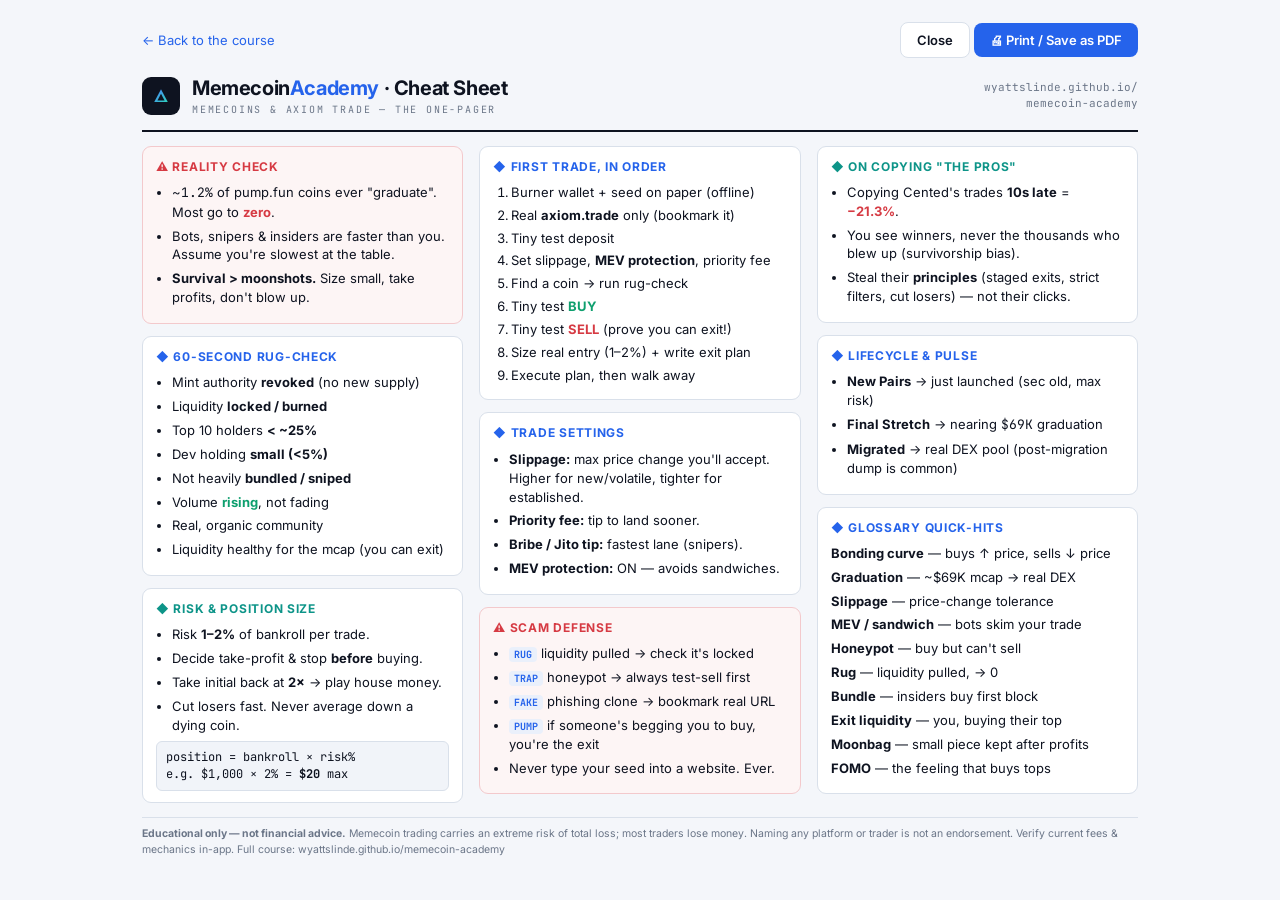
<file: cheatsheet.html>
<!DOCTYPE html>
<html lang="en">
<head>
<meta charset="UTF-8" />
<meta name="viewport" content="width=device-width, initial-scale=1" />
<title>Memecoin Academy — One-Page Cheat Sheet</title>
<link href="https://fonts.googleapis.com/css2?family=Inter:wght@400;500;600;700;800&family=JetBrains+Mono:wght@400;500;700&display=swap" rel="stylesheet" />
<style>
  :root{
    --ink:#0E1320; --soft:#3A4658; --dim:#6B7688; --line:#D9E0EA;
    --blue:#2563EB; --teal:#0D9488; --green:#0E9F6E; --red:#D63A43; --bg:#F4F6FA; --card:#fff;
    --mono:'JetBrains Mono',ui-monospace,monospace;
  }
  *{box-sizing:border-box}
  body{margin:0;background:var(--bg);color:var(--ink);font-family:'Inter',system-ui,sans-serif;line-height:1.45;font-size:13px;-webkit-print-color-adjust:exact;print-color-adjust:exact}
  .page{max-width:1040px;margin:0 auto;padding:22px}
  .toolbar{display:flex;justify-content:space-between;align-items:center;margin-bottom:16px}
  .btn{background:var(--blue);color:#fff;border:none;border-radius:8px;padding:9px 16px;font-weight:600;font-size:13px;cursor:pointer;font-family:inherit}
  .btn.ghost{background:#fff;color:var(--ink);border:1px solid var(--line)}
  a{color:var(--blue);text-decoration:none}

  header.sheet{display:flex;align-items:center;gap:12px;border-bottom:2px solid var(--ink);padding-bottom:12px;margin-bottom:14px}
  .mark{width:38px;height:38px;border-radius:9px;background:var(--ink);display:grid;place-items:center;flex-shrink:0}
  .mark svg{width:24px;height:24px}
  header.sheet h1{font-size:20px;margin:0;letter-spacing:-.02em}
  header.sheet h1 span{color:var(--blue)}
  header.sheet .sub{font-family:var(--mono);font-size:10px;letter-spacing:.18em;color:var(--dim);text-transform:uppercase}
  header.sheet .url{margin-left:auto;font-family:var(--mono);font-size:11px;color:var(--dim);text-align:right}

  .cols{column-count:3;column-gap:16px}
  @media (max-width:820px){.cols{column-count:2}}
  @media (max-width:560px){.cols{column-count:1}}
  .box{break-inside:avoid;background:var(--card);border:1px solid var(--line);border-radius:9px;padding:11px 13px;margin-bottom:12px}
  .box h2{font-size:12px;margin:0 0 8px;text-transform:uppercase;letter-spacing:.06em;color:var(--blue);display:flex;align-items:center;gap:6px}
  .box.alt h2{color:var(--teal)}
  .box.warn{border-color:#F3C9CC;background:#FDF5F5}
  .box.warn h2{color:var(--red)}
  ul{margin:0;padding-left:16px}
  li{margin-bottom:5px}
  .k{font-weight:700}
  .tag{font-family:var(--mono);font-size:10px;font-weight:700;padding:1px 5px;border-radius:4px;background:#EAF0FB;color:var(--blue)}
  .green{color:var(--green);font-weight:700}.red{color:var(--red);font-weight:700}
  ol.steps{margin:0;padding-left:18px}
  ol.steps li{margin-bottom:4px}
  .gloss div{margin-bottom:5px}
  .gloss b{color:var(--ink)}
  .num{font-family:var(--mono)}
  .formula{font-family:var(--mono);background:#F1F4F9;border:1px solid var(--line);border-radius:6px;padding:7px 9px;margin-top:6px;font-size:12px}
  footer{margin-top:8px;border-top:1px solid var(--line);padding-top:8px;font-size:10.5px;color:var(--dim)}

  @media print{
    body{background:#fff;font-size:11.5px}
    .toolbar{display:none}
    .page{padding:0;max-width:none}
    @page{size:landscape;margin:12mm}
    .box{box-shadow:none}
  }
</style>
</head>
<body>
<div class="page">

  <div class="toolbar">
    <a href="index.html">← Back to the course</a>
    <div>
      <button class="btn ghost" onclick="history.back()">Close</button>
      <button class="btn" onclick="window.print()">🖨 Print / Save as PDF</button>
    </div>
  </div>

  <header class="sheet">
    <div class="mark">
      <svg viewBox="0 0 64 64"><defs><linearGradient id="g" x1="0" y1="0" x2="1" y2="1"><stop offset="0" stop-color="#4C82FB"/><stop offset="1" stop-color="#2DD4BF"/></linearGradient></defs><path d="M32 14 L50 48 H14 Z" fill="url(#g)"/><path d="M32 26 L41.5 44 H22.5 Z" fill="#0E1320"/></svg>
    </div>
    <div>
      <h1>Memecoin<span>Academy</span> · Cheat Sheet</h1>
      <div class="sub">Memecoins &amp; Axiom Trade — the one-pager</div>
    </div>
    <div class="url">wyattslinde.github.io/<br>memecoin-academy</div>
  </header>

  <div class="cols">

    <div class="box warn">
      <h2>⚠ Reality check</h2>
      <ul>
        <li>~<span class="num">1.2%</span> of pump.fun coins ever "graduate". Most go to <span class="red">zero</span>.</li>
        <li>Bots, snipers &amp; insiders are faster than you. Assume you're slowest at the table.</li>
        <li><span class="k">Survival &gt; moonshots.</span> Size small, take profits, don't blow up.</li>
      </ul>
    </div>

    <div class="box">
      <h2>◆ 60-second rug-check</h2>
      <ul>
        <li>Mint authority <span class="k">revoked</span> (no new supply)</li>
        <li>Liquidity <span class="k">locked / burned</span></li>
        <li>Top 10 holders <span class="k">&lt; ~25%</span></li>
        <li>Dev holding <span class="k">small (&lt;5%)</span></li>
        <li>Not heavily <span class="k">bundled / sniped</span></li>
        <li>Volume <span class="green">rising</span>, not fading</li>
        <li>Real, organic community</li>
        <li>Liquidity healthy for the mcap (you can exit)</li>
      </ul>
    </div>

    <div class="box alt">
      <h2>◆ Risk &amp; position size</h2>
      <ul>
        <li>Risk <span class="k">1–2%</span> of bankroll per trade.</li>
        <li>Decide take-profit &amp; stop <span class="k">before</span> buying.</li>
        <li>Take initial back at <span class="k">2×</span> → play house money.</li>
        <li>Cut losers fast. Never average down a dying coin.</li>
      </ul>
      <div class="formula">position = bankroll × risk%<br>e.g. $1,000 × 2% = <b>$20</b> max</div>
    </div>

    <div class="box">
      <h2>◆ First trade, in order</h2>
      <ol class="steps">
        <li>Burner wallet + seed on paper (offline)</li>
        <li>Real <span class="k">axiom.trade</span> only (bookmark it)</li>
        <li>Tiny test deposit</li>
        <li>Set slippage, <span class="k">MEV protection</span>, priority fee</li>
        <li>Find a coin → run rug-check</li>
        <li>Tiny test <span class="green">BUY</span></li>
        <li>Tiny test <span class="red">SELL</span> (prove you can exit!)</li>
        <li>Size real entry (1–2%) + write exit plan</li>
        <li>Execute plan, then walk away</li>
      </ol>
    </div>

    <div class="box">
      <h2>◆ Trade settings</h2>
      <ul>
        <li><span class="k">Slippage:</span> max price change you'll accept. Higher for new/volatile, tighter for established.</li>
        <li><span class="k">Priority fee:</span> tip to land sooner.</li>
        <li><span class="k">Bribe / Jito tip:</span> fastest lane (snipers).</li>
        <li><span class="k">MEV protection:</span> ON — avoids sandwiches.</li>
      </ul>
    </div>

    <div class="box warn">
      <h2>⚠ Scam defense</h2>
      <ul>
        <li><span class="tag">RUG</span> liquidity pulled → check it's locked</li>
        <li><span class="tag">TRAP</span> honeypot → always test-sell first</li>
        <li><span class="tag">FAKE</span> phishing clone → bookmark real URL</li>
        <li><span class="tag">PUMP</span> if someone's begging you to buy, you're the exit</li>
        <li>Never type your seed into a website. Ever.</li>
      </ul>
    </div>

    <div class="box alt">
      <h2>◆ On copying "the pros"</h2>
      <ul>
        <li>Copying Cented's trades <span class="k">10s late</span> = <span class="red">−21.3%</span>.</li>
        <li>You see winners, never the thousands who blew up (survivorship bias).</li>
        <li>Steal their <span class="k">principles</span> (staged exits, strict filters, cut losers) — not their clicks.</li>
      </ul>
    </div>

    <div class="box">
      <h2>◆ Lifecycle &amp; Pulse</h2>
      <ul>
        <li><span class="k">New Pairs</span> → just launched (sec old, max risk)</li>
        <li><span class="k">Final Stretch</span> → nearing <span class="num">$69K</span> graduation</li>
        <li><span class="k">Migrated</span> → real DEX pool (post-migration dump is common)</li>
      </ul>
    </div>

    <div class="box">
      <h2>◆ Glossary quick-hits</h2>
      <div class="gloss">
        <div><b>Bonding curve</b> — buys ↑ price, sells ↓ price</div>
        <div><b>Graduation</b> — ~$69K mcap → real DEX</div>
        <div><b>Slippage</b> — price-change tolerance</div>
        <div><b>MEV / sandwich</b> — bots skim your trade</div>
        <div><b>Honeypot</b> — buy but can't sell</div>
        <div><b>Rug</b> — liquidity pulled, → 0</div>
        <div><b>Bundle</b> — insiders buy first block</div>
        <div><b>Exit liquidity</b> — you, buying their top</div>
        <div><b>Moonbag</b> — small piece kept after profits</div>
        <div><b>FOMO</b> — the feeling that buys tops</div>
      </div>
    </div>

  </div>

  <footer>
    <b>Educational only — not financial advice.</b> Memecoin trading carries an extreme risk of total loss; most traders lose money. Naming any platform or trader is not an endorsement. Verify current fees &amp; mechanics in-app. Full course: wyattslinde.github.io/memecoin-academy
  </footer>

</div>
</body>
</html>
</file>
<file: styles.css>
/* ============================================================
   Memecoin Academy — dark "trading terminal" theme
   Palette: gold (#F59E0B) trust + violet (#8B5CF6) tech
   ============================================================ */
:root{
  /* Axiom-style near-black terminal palette */
  --bg:#0A0B0F;
  --bg-2:#0E1014;
  --surface:#14161C;
  --surface-2:#191C23;
  --muted:#1E222B;
  --border:#23272F;
  --border-2:#333944;
  --fg:#EAEEF5;
  --fg-soft:#A9B2C1;
  --fg-dim:#6E7787;
  --primary:#4C82FB;        /* electric blue */
  --primary-2:#7BA6FF;
  --accent:#2DD4BF;         /* teal */
  --accent-2:#5EEAD4;
  --green:#16C784;          /* buy / up */
  --red:#EA3943;            /* sell / down */
  --on-primary:#05070C;
  --radius:11px;
  --radius-sm:7px;
  --maxw:880px;
  --shadow:0 16px 44px -20px rgba(0,0,0,.85);
  --glow-gold:0 0 0 1px rgba(76,130,251,.4), 0 10px 30px -14px rgba(76,130,251,.5);
  --glow-violet:0 0 0 1px rgba(45,212,191,.35), 0 10px 30px -14px rgba(45,212,191,.4);
  --mono:'JetBrains Mono',ui-monospace,monospace;
  --grid-line:rgba(40,46,58,.45);
  --lab-bg-1:#101319;
  --lab-bg-2:#0C0E13;
  --scrim:rgba(0,0,0,.62);
  color-scheme:dark;
}

/* ---------- Light theme ---------- */
:root[data-theme="light"]{
  --bg:#F4F6FA;
  --bg-2:#FFFFFF;
  --surface:#FFFFFF;
  --surface-2:#EDF1F7;
  --muted:#E5EAF2;
  --border:#DBE2EC;
  --border-2:#C2CDDB;
  --fg:#0C1320;
  --fg-soft:#33415C;
  --fg-dim:#5A6880;
  --primary:#2563EB;
  --primary-2:#1D4FD0;
  --accent:#0D9488;
  --accent-2:#0B7C72;
  --on-primary:#FFFFFF;
  --green:#0E9F6E;
  --red:#D63A43;
  --shadow:0 14px 40px -18px rgba(15,23,42,.28);
  --glow-gold:0 0 0 1px rgba(37,99,235,.3), 0 8px 26px -12px rgba(37,99,235,.4);
  --glow-violet:0 0 0 1px rgba(13,148,136,.3), 0 8px 28px -12px rgba(13,148,136,.35);
  --grid-line:rgba(100,116,139,.13);
  --lab-bg-1:#FFFFFF;
  --lab-bg-2:#F1F5FA;
  --scrim:rgba(15,23,42,.4);
  color-scheme:light;
}
:root[data-theme="light"] .glow-card{background:linear-gradient(180deg,#FFFFFF,#F6F8FC)}
:root[data-theme="light"] .lab-head{background:rgba(37,99,235,.05)}
:root[data-theme="light"] .reality-box{background:linear-gradient(180deg,#FFF5F5,#FFFFFF)}
:root[data-theme="light"] .terminal-bar,:root[data-theme="light"] .ticker{background:rgba(255,255,255,.85)}

*{box-sizing:border-box}
html{scroll-behavior:smooth;scroll-padding-top:24px}
@media (prefers-reduced-motion:reduce){html{scroll-behavior:auto}*{animation-duration:.001ms!important;transition-duration:.001ms!important}}

body{
  margin:0;
  font-family:'Inter',system-ui,-apple-system,sans-serif;
  background:var(--bg);
  color:var(--fg);
  line-height:1.65;
  font-size:16px;
  -webkit-font-smoothing:antialiased;
  font-feature-settings:"cv11","ss01";
}
body::before{ /* subtle grid backdrop */
  content:"";position:fixed;inset:0;z-index:0;pointer-events:none;
  background-image:linear-gradient(var(--grid-line) 1px,transparent 1px),
                   linear-gradient(90deg,var(--grid-line) 1px,transparent 1px);
  background-size:46px 46px;
  mask-image:radial-gradient(ellipse 80% 60% at 50% 0%,#000 30%,transparent 80%);
}

a{color:var(--primary-2);text-decoration:none}
a:hover{text-decoration:underline}
code{font-family:var(--mono);background:var(--muted);padding:.1em .42em;border-radius:5px;font-size:.88em;color:var(--primary-2)}
.tabnum{font-variant-numeric:tabular-nums}

/* scroll progress bar */
#scrollbar-progress{
  position:fixed;top:0;left:0;height:3px;width:0;z-index:120;
  background:linear-gradient(90deg,var(--primary),var(--accent));
  box-shadow:0 0 12px rgba(245,158,11,.7);
}

/* ---------- Layout shell ---------- */
.shell{display:flex;position:relative;z-index:1}
.content{flex:1;min-width:0;padding:0 clamp(20px,5vw,64px)}

/* ---------- Sidebar ---------- */
.sidebar{
  position:sticky;top:0;align-self:flex-start;height:100vh;
  width:288px;flex-shrink:0;
  background:linear-gradient(180deg,var(--bg-2),var(--bg));
  border-right:1px solid var(--border);
  display:flex;flex-direction:column;
  padding:26px 18px 18px;
  overflow-y:auto;
}
.sidebar-head .brand{font-size:1.15rem}
.tagline{color:var(--fg-dim);font-size:.82rem;margin:.5rem 0 1rem}
.brand{font-weight:800;letter-spacing:-.02em;display:inline-flex;align-items:center;gap:.4em}
.brand-mark{color:var(--primary);filter:drop-shadow(0 0 8px rgba(245,158,11,.6))}
.accent{color:var(--primary)}
.nav-search input,.glossary-search input,.nav-search input{width:100%}
.nav-search{margin-bottom:12px}
.nav-search input{
  background:var(--surface);border:1px solid var(--border);color:var(--fg);
  border-radius:var(--radius-sm);padding:9px 12px;font-size:.85rem;font-family:inherit;
}
.nav-search input:focus,.glossary-search input:focus,.input-money input:focus,#bankroll:focus{
  outline:2px solid var(--primary);outline-offset:1px;border-color:transparent
}
.nav-list{list-style:none;margin:0;padding:0;flex:1;counter-reset:none}
.nav-list li{margin:1px 0}
.nav-list a{
  display:flex;gap:10px;align-items:baseline;
  color:var(--fg-soft);font-size:.86rem;font-weight:500;
  padding:8px 10px;border-radius:var(--radius-sm);
  border-left:2px solid transparent;transition:all .15s ease;
}
.nav-list a::before{content:attr(data-num);font-family:var(--mono);font-size:.72rem;color:var(--fg-dim);flex-shrink:0}
.nav-list a:hover{background:var(--surface);color:var(--fg);text-decoration:none}
.nav-list a.active{background:var(--surface-2);color:var(--primary-2);border-left-color:var(--primary);font-weight:600}
.nav-list a.active::before{color:var(--primary)}
.nav-list li.hide{display:none}
.sidebar-foot{
  margin-top:14px;padding-top:14px;border-top:1px solid var(--border);
  font-size:.72rem;color:var(--fg-dim);display:flex;align-items:center;gap:8px;line-height:1.4
}
.dot{width:7px;height:7px;border-radius:50%;background:var(--green);flex-shrink:0}
.dot.live{box-shadow:0 0 0 0 rgba(34,211,138,.6);animation:pulse 2.4s infinite}
@keyframes pulse{0%{box-shadow:0 0 0 0 rgba(34,211,138,.5)}70%{box-shadow:0 0 0 7px rgba(34,211,138,0)}100%{box-shadow:0 0 0 0 transparent}}

/* mobile bar */
.mobile-bar{display:none}
.backdrop{position:fixed;inset:0;background:var(--scrim);z-index:90;backdrop-filter:blur(2px)}

/* ---------- Hero ---------- */
.hero{position:relative;padding:clamp(48px,9vw,104px) 0 56px;max-width:var(--maxw)}
.hero-glow{position:absolute;top:-80px;left:-10%;width:70%;height:340px;z-index:-1;
  background:radial-gradient(circle at 30% 40%,rgba(245,158,11,.22),transparent 60%),
             radial-gradient(circle at 70% 60%,rgba(139,92,246,.22),transparent 60%);
  filter:blur(30px)}
.kicker{font-family:var(--mono);font-size:.78rem;letter-spacing:.32em;color:var(--primary);margin:0 0 18px;font-weight:600}
.hero h1{font-size:clamp(2.1rem,6vw,3.7rem);line-height:1.05;letter-spacing:-.03em;margin:0 0 22px;font-weight:800}
.grad{background:linear-gradient(100deg,var(--primary),var(--primary-2));-webkit-background-clip:text;background-clip:text;color:transparent}
.grad-2{background:linear-gradient(100deg,var(--accent-2),var(--accent));-webkit-background-clip:text;background-clip:text;color:transparent}
.lede{font-size:clamp(1.05rem,2.2vw,1.28rem);color:var(--fg-soft);max-width:680px;margin:0 0 30px}
.hero-cta{display:flex;gap:14px;flex-wrap:wrap;margin-bottom:48px}
.btn{display:inline-flex;align-items:center;gap:.4em;font-weight:600;font-size:.98rem;padding:13px 24px;border-radius:11px;cursor:pointer;border:1px solid transparent;transition:transform .15s ease,box-shadow .15s ease,background .15s ease;font-family:inherit}
.btn:hover{text-decoration:none;transform:translateY(-2px)}
.btn-primary{background:linear-gradient(100deg,var(--primary),var(--primary-2));color:var(--on-primary);box-shadow:var(--glow-gold)}
.btn-ghost{background:var(--surface);color:var(--fg);border-color:var(--border-2)}
.btn-ghost:hover{background:var(--surface-2)}
.hero-stats{display:grid;grid-template-columns:repeat(4,1fr);gap:16px;border-top:1px solid var(--border);padding-top:28px}
.stat-num{display:block;font-family:var(--mono);font-size:clamp(1.3rem,3vw,1.85rem);font-weight:700;color:var(--fg);font-variant-numeric:tabular-nums;line-height:1.1}
.stat-label{font-size:.76rem;color:var(--fg-dim);line-height:1.35;display:block;margin-top:6px}

/* ---------- Chapters ---------- */
.chapter{max-width:var(--maxw);padding:clamp(54px,8vw,86px) 0;border-top:1px solid var(--border);scroll-margin-top:18px}
.chapter-tag{font-family:var(--mono);font-size:.74rem;letter-spacing:.18em;color:var(--accent-2);text-transform:uppercase;margin-bottom:14px;display:inline-block;padding:5px 11px;border:1px solid var(--border-2);border-radius:999px;background:var(--surface)}
.chapter h2{font-size:clamp(1.6rem,4vw,2.5rem);line-height:1.12;letter-spacing:-.025em;margin:0 0 22px;font-weight:800}
.chapter h3{font-size:1.12rem;margin:0 0 10px;font-weight:700;letter-spacing:-.01em}
.sub{margin-top:42px!important;font-size:1.3rem!important}
.big-p{font-size:1.12rem;color:var(--fg-soft);max-width:740px}
.micro{font-size:.86rem;color:var(--fg-dim)}
.how-to-read{font-size:.96rem;color:var(--fg-soft);background:var(--surface);border:1px solid var(--border);border-left:3px solid var(--accent);padding:16px 20px;border-radius:var(--radius-sm);margin-top:30px}
.hl{color:var(--primary-2);font-weight:600}

/* warn / callout boxes */
.warn-box{background:linear-gradient(180deg,rgba(242,84,91,.1),rgba(242,84,91,.04));border:1px solid rgba(242,84,91,.4);border-left:4px solid var(--red);border-radius:var(--radius);padding:20px 24px;margin:14px 0 30px;color:var(--fg-soft)}
.warn-box strong{color:#FF8A8F}
.warn-box.small{font-size:.92rem;padding:15px 20px}
.callout{background:var(--surface);border:1px solid var(--border-2);border-radius:var(--radius);padding:20px 24px;margin:28px 0;position:relative;color:var(--fg-soft)}
.callout-label{display:block;font-family:var(--mono);font-size:.72rem;letter-spacing:.14em;text-transform:uppercase;color:var(--primary);margin-bottom:8px;font-weight:600}
.callout em{color:var(--fg)}

/* cards */
.cards-3{display:grid;grid-template-columns:repeat(3,1fr);gap:16px;margin:26px 0}
.card{background:var(--surface);border:1px solid var(--border);border-radius:var(--radius);padding:22px;transition:border-color .2s ease,transform .2s ease}
.card:hover{border-color:var(--border-2);transform:translateY(-3px)}
.card h3{margin-bottom:8px}
.card p{font-size:.94rem;color:var(--fg-dim);margin:0}
.card-icon{width:34px;height:34px;border-radius:9px;background:var(--muted);color:var(--primary);display:grid;place-items:center;font-family:var(--mono);font-weight:700;margin-bottom:14px;border:1px solid var(--border-2)}
.glow-card{background:linear-gradient(180deg,var(--surface-2),var(--surface))}
.glow-card:hover{box-shadow:var(--glow-violet);border-color:transparent}
.glow-card .card-icon{color:var(--accent-2)}

/* splits & lists */
.split{display:grid;grid-template-columns:1fr 1fr;gap:38px;margin:26px 0}
.check-list{list-style:none;padding:0;margin:14px 0}
.check-list li{position:relative;padding-left:26px;margin-bottom:11px;color:var(--fg-soft);font-size:.96rem}
.check-list li::before{content:"";position:absolute;left:0;top:.55em;width:13px;height:8px;border-left:2px solid var(--primary);border-bottom:2px solid var(--primary);transform:rotate(-45deg)}
.check-list.two-col{columns:2;column-gap:38px}
.check-list strong{color:var(--fg)}

/* concept grid */
.concept-grid{display:grid;grid-template-columns:1fr 1fr;gap:16px;margin:24px 0}
.concept{background:var(--surface);border:1px solid var(--border);border-radius:var(--radius);padding:22px;position:relative;overflow:hidden}
.concept-n{position:absolute;top:14px;right:18px;font-family:var(--mono);font-size:2.4rem;font-weight:700;color:var(--muted)}
.concept h3{color:var(--primary-2)}
.concept p{font-size:.94rem;color:var(--fg-dim);margin:0}

/* timeline */
.timeline{display:grid;grid-template-columns:repeat(4,1fr);gap:0;margin:28px 0;position:relative}
.timeline::before{content:"";position:absolute;top:6px;left:6%;right:6%;height:2px;background:linear-gradient(90deg,var(--primary),var(--accent))}
.tl-step{padding:24px 16px 0 0;position:relative}
.tl-dot{position:absolute;top:0;left:0;width:14px;height:14px;border-radius:50%;background:var(--primary);box-shadow:0 0 0 4px var(--bg),0 0 14px rgba(245,158,11,.8)}
.tl-step:nth-child(2) .tl-dot,.tl-step:nth-child(3) .tl-dot{background:var(--accent);box-shadow:0 0 0 4px var(--bg),0 0 14px rgba(139,92,246,.8)}
.tl-step h3{font-size:1rem;margin-bottom:7px}
.tl-step p{font-size:.86rem;color:var(--fg-dim);margin:0}

/* metric & setting grids */
.metric-grid,.settings-grid{display:grid;grid-template-columns:1fr 1fr;gap:14px;margin:22px 0}
.metric{background:var(--surface);border:1px solid var(--border);border-radius:var(--radius-sm);padding:16px 18px}
.metric b{color:var(--primary-2);display:block;margin-bottom:4px}
.metric span{font-size:.9rem;color:var(--fg-dim)}
.setting{background:var(--surface);border:1px solid var(--border);border-radius:var(--radius);padding:20px 22px}
.setting h3{color:var(--fg)}
.setting p{font-size:.92rem;color:var(--fg-dim);margin:0}

/* adv & scam grids */
.adv-grid{display:grid;grid-template-columns:1fr 1fr 1fr;gap:16px;margin:24px 0}
.adv{background:var(--surface);border:1px solid var(--border);border-radius:var(--radius);padding:20px}
.adv h3{font-size:1rem;color:var(--primary-2)}
.adv p{font-size:.9rem;color:var(--fg-dim);margin:0}
.scam-grid{display:grid;grid-template-columns:1fr 1fr 1fr;gap:16px;margin:24px 0}
.scam{background:var(--surface);border:1px solid var(--border);border-radius:var(--radius);padding:20px;position:relative}
.scam-tag{font-family:var(--mono);font-size:.68rem;font-weight:700;letter-spacing:.1em;padding:3px 8px;border-radius:5px;background:rgba(242,84,91,.16);color:#FF8A8F;border:1px solid rgba(242,84,91,.4)}
.scam h3{margin:12px 0 7px;font-size:1.02rem}
.scam p{font-size:.89rem;color:var(--fg-dim);margin:0}
.armor{background:linear-gradient(180deg,var(--surface-2),var(--surface));border:1px solid var(--border-2);border-radius:var(--radius);padding:26px 28px;margin-top:26px}
.armor h3{color:var(--primary)}

/* ---------- Interactive labs ---------- */
.lab{background:linear-gradient(180deg,var(--lab-bg-1),var(--lab-bg-2));border:1px solid var(--border-2);border-radius:18px;padding:0;margin:30px 0;overflow:hidden;box-shadow:var(--shadow)}
.lab-head{padding:22px 26px 18px;border-bottom:1px solid var(--border);background:rgba(245,158,11,.03)}
.lab-badge{font-family:var(--mono);font-size:.66rem;letter-spacing:.2em;font-weight:700;color:var(--on-primary);background:var(--primary);padding:4px 9px;border-radius:5px}
.lab-head h3{display:inline-block;margin:0 0 0 12px;font-size:1.15rem;vertical-align:middle}
.lab-head p{margin:8px 0 0;font-size:.9rem;color:var(--fg-dim)}
.lab-body{padding:24px 26px}
.lab-note{font-size:.86rem;color:var(--fg-dim);background:var(--bg-2);border:1px solid var(--border);border-radius:9px;padding:12px 15px;margin:16px 0 0;line-height:1.5}
.lab-note em{color:var(--primary-2);font-style:normal;font-weight:600}

/* curve sim */
.curve-lab-body{display:grid;grid-template-columns:1.1fr 1fr;gap:26px;align-items:center}
.curve-chart-wrap{background:var(--bg);border:1px solid var(--border);border-radius:12px;padding:10px}
#curve-canvas{width:100%;height:auto;display:block}
.curve-controls label{display:block;font-size:.9rem;color:var(--fg-soft);margin-bottom:10px;font-weight:500}
.curve-controls output,#risk-out,#streak-out{font-family:var(--mono);color:var(--primary-2);font-weight:700}
.curve-readout{display:grid;gap:1px;background:var(--border);border:1px solid var(--border);border-radius:10px;overflow:hidden;margin-top:18px}
.ro{display:flex;justify-content:space-between;align-items:center;background:var(--surface);padding:11px 15px;font-size:.9rem;color:var(--fg-dim)}
.ro b{font-family:var(--mono);color:var(--fg);font-variant-numeric:tabular-nums}
.pos{color:var(--green)!important}.neg,.bad-text{color:var(--red)!important}

/* range inputs */
input[type=range]{-webkit-appearance:none;appearance:none;width:100%;height:6px;border-radius:99px;background:var(--muted);outline:none;cursor:pointer;margin:6px 0}
input[type=range]::-webkit-slider-thumb{-webkit-appearance:none;width:20px;height:20px;border-radius:50%;background:var(--primary);box-shadow:0 0 0 4px rgba(245,158,11,.2),0 0 12px rgba(245,158,11,.6);cursor:pointer;border:none}
input[type=range]::-moz-range-thumb{width:20px;height:20px;border-radius:50%;background:var(--primary);border:none;box-shadow:0 0 12px rgba(245,158,11,.6);cursor:pointer}
input[type=range]:focus-visible{outline:2px solid var(--primary);outline-offset:4px}

/* rug-check */
.rug-grid{display:grid;grid-template-columns:1fr 1fr;gap:10px}
.rug-item{display:flex;gap:12px;align-items:flex-start;background:var(--surface);border:1px solid var(--border);border-radius:10px;padding:13px 15px;cursor:pointer;transition:border-color .15s ease,background .15s ease}
.rug-item:hover{border-color:var(--border-2)}
.rug-item:has(input:checked){border-color:var(--green);background:rgba(34,211,138,.07)}
.rug-item input{margin-top:3px;width:18px;height:18px;accent-color:var(--green);flex-shrink:0;cursor:pointer}
.rug-item b{display:block;font-size:.92rem;color:var(--fg)}
.rug-item em{display:block;font-size:.8rem;color:var(--fg-dim);font-style:normal;margin-top:2px}
.rug-meter{margin-top:18px}
.rug-meter-bar{height:12px;border-radius:99px;background:var(--muted);overflow:hidden;border:1px solid var(--border)}
#rug-fill{display:block;height:100%;width:0;background:linear-gradient(90deg,var(--red),var(--primary),var(--green));transition:width .35s cubic-bezier(.4,0,.2,1)}
.rug-verdict{margin-top:12px;font-weight:600;font-size:.98rem;color:var(--fg-soft)}

/* size calc */
.size-lab-body{display:grid;grid-template-columns:1fr 1fr;gap:26px}
.size-inputs label{display:block;font-size:.9rem;color:var(--fg-soft);margin-bottom:18px;font-weight:500}
.input-money{display:flex;align-items:center;background:var(--surface);border:1px solid var(--border);border-radius:9px;margin-top:7px;overflow:hidden}
.input-money span{padding:0 12px;color:var(--fg-dim);font-family:var(--mono)}
.input-money input,#bankroll{flex:1;background:transparent;border:none;color:var(--fg);font-size:1.05rem;padding:11px 12px 11px 0;font-family:var(--mono);width:100%}
.size-results{display:flex;flex-direction:column;gap:1px;background:var(--border);border:1px solid var(--border);border-radius:12px;overflow:hidden;align-self:start}
.sr{display:flex;justify-content:space-between;align-items:center;background:var(--surface);padding:14px 18px;font-size:.92rem;color:var(--fg-dim)}
.sr b{font-family:var(--mono);font-size:1.05rem;color:var(--fg);font-variant-numeric:tabular-nums}
.sr.big{background:var(--surface-2)}
.sr.big b{font-size:1.5rem;color:var(--primary)}
.size-results .lab-note{margin:0;border-radius:0;border:none;border-top:1px solid var(--border)}

/* ---------- Pulse mock ---------- */
.pulse-mock{display:grid;grid-template-columns:repeat(3,1fr);gap:14px;margin:26px 0 12px;background:var(--bg);border:1px solid var(--border-2);border-radius:16px;padding:16px}
.pulse-col{background:var(--bg-2);border:1px solid var(--border);border-radius:12px;padding:12px;min-width:0}
.pulse-col-head{padding:6px 6px 12px;border-bottom:1px solid var(--border);margin-bottom:12px}
.pc-title{display:block;font-weight:700;font-size:.98rem;color:var(--fg)}
.pc-sub{font-size:.74rem;color:var(--fg-dim);font-family:var(--mono)}
.pulse-card{background:var(--surface);border:1px solid var(--border);border-radius:10px;padding:12px;margin-bottom:10px;cursor:help;transition:border-color .15s,transform .15s,box-shadow .15s}
.pulse-card:hover{border-color:var(--primary);transform:translateY(-2px);box-shadow:var(--glow-gold)}
.pulse-card.hot{border-color:rgba(245,158,11,.5)}
.pcard-top{display:flex;justify-content:space-between;align-items:center;margin-bottom:9px}
.tkn{font-weight:700;font-size:.92rem;color:var(--fg)}
.age{font-family:var(--mono);font-size:.72rem;color:var(--fg-dim);background:var(--muted);padding:2px 7px;border-radius:5px}
.pcard-bars{display:flex;gap:10px;flex-wrap:wrap;font-size:.74rem;color:var(--fg-dim);margin-bottom:9px}
.pcard-bars b{color:var(--fg-soft);font-family:var(--mono)}
.pcard-flags{display:flex;gap:6px;flex-wrap:wrap}
.flag{font-size:.66rem;font-weight:600;padding:2px 7px;border-radius:5px;border:1px solid}
.flag.ok{color:var(--green);background:rgba(34,211,138,.1);border-color:rgba(34,211,138,.3)}
.flag.warn{color:var(--primary-2);background:rgba(245,158,11,.1);border-color:rgba(245,158,11,.3)}
.flag.bad{color:#FF8A8F;background:rgba(242,84,91,.1);border-color:rgba(242,84,91,.3)}
.curve-mini{height:6px;border-radius:99px;background:var(--muted);overflow:hidden;margin-bottom:9px}
.curve-mini span{display:block;height:100%;background:linear-gradient(90deg,var(--primary),var(--primary-2))}
.pulse-tip-readout{min-height:2.4em;background:var(--surface);border:1px solid var(--border-2);border-left:3px solid var(--primary);border-radius:9px;padding:13px 18px;font-size:.92rem;color:var(--fg-soft);transition:color .15s}

/* ---------- Glossary ---------- */
.glossary-search{margin:18px 0 22px;max-width:460px}
.glossary-search input{width:100%;background:var(--surface);border:1px solid var(--border-2);color:var(--fg);border-radius:11px;padding:13px 16px;font-size:.98rem;font-family:inherit}
.glossary{display:grid;grid-template-columns:1fr 1fr;gap:12px;margin:0}
.glossary div.g-item{background:var(--surface);border:1px solid var(--border);border-radius:11px;padding:16px 18px}
.glossary dt{font-weight:700;color:var(--primary-2);font-size:.98rem;margin-bottom:5px}
.glossary dd{margin:0;font-size:.9rem;color:var(--fg-dim);line-height:1.55}
.glossary div.g-item.target-flash{border-color:var(--primary);box-shadow:var(--glow-gold);animation:flash 1.4s ease}
@keyframes flash{0%,100%{box-shadow:var(--glow-gold)}50%{box-shadow:0 0 0 1px var(--primary),0 0 30px rgba(245,158,11,.7)}}
.glossary-empty{color:var(--fg-dim);font-style:italic}

/* term tooltips */
term{border-bottom:1px dashed var(--accent-2);color:var(--fg);cursor:help;font-weight:500}
term:hover{color:var(--accent-2)}
.term-pop{position:absolute;z-index:130;max-width:280px;background:var(--surface-2);border:1px solid var(--border-2);border-radius:10px;padding:11px 14px;font-size:.84rem;color:var(--fg-soft);box-shadow:var(--shadow);line-height:1.5;pointer-events:none}
.term-pop b{color:var(--primary-2);display:block;margin-bottom:3px}

/* ---------- Quiz ---------- */
.quiz{display:flex;flex-direction:column;gap:16px;margin:22px 0}
.q{background:var(--surface);border:1px solid var(--border);border-radius:var(--radius);padding:20px 22px}
.q-num{font-family:var(--mono);font-size:.72rem;color:var(--accent-2);letter-spacing:.1em}
.q-text{font-weight:600;font-size:1.04rem;margin:6px 0 14px}
.q-opts{display:grid;gap:8px}
.q-opt{display:flex;gap:10px;align-items:center;background:var(--bg-2);border:1px solid var(--border);border-radius:9px;padding:11px 14px;cursor:pointer;font-size:.94rem;color:var(--fg-soft);transition:border-color .15s,background .15s;text-align:left;width:100%;font-family:inherit}
.q-opt:hover:not(:disabled){border-color:var(--border-2);background:var(--surface)}
.q-opt.correct{border-color:var(--green);background:rgba(34,211,138,.1);color:var(--fg)}
.q-opt.wrong{border-color:var(--red);background:rgba(242,84,91,.1);color:var(--fg)}
.q-opt .mark{margin-left:auto;font-family:var(--mono);font-weight:700}
.q-explain{margin-top:12px;font-size:.88rem;color:var(--fg-dim);padding:11px 14px;background:var(--bg-2);border-radius:8px;border-left:3px solid var(--accent);display:none}
.q-explain.show{display:block}
.quiz-result{text-align:center;background:linear-gradient(180deg,var(--surface-2),var(--surface));border:1px solid var(--border-2);border-radius:18px;padding:34px;margin-top:8px}
.quiz-result h3{font-size:2.4rem;color:var(--primary);margin:0 0 8px;font-family:var(--mono)}
.quiz-result p{color:var(--fg-soft);margin:0 0 18px}

/* ---------- Footer ---------- */
.site-foot{max-width:var(--maxw);padding:60px 0 80px;border-top:1px solid var(--border)}
.foot-warn{background:var(--surface);border:1px solid var(--border);border-radius:var(--radius);padding:20px 24px;font-size:.9rem;color:var(--fg-dim);margin-bottom:26px}
.foot-warn strong{color:var(--primary-2)}
.foot-links{display:flex;justify-content:space-between;align-items:center;font-weight:700;margin-bottom:12px}
.foot-sources{font-size:.8rem;color:var(--fg-dim)}

/* ---------- Theme toggle ---------- */
.sidebar-head-row{display:flex;justify-content:space-between;align-items:center;gap:8px}
.mobile-actions{display:flex;gap:8px;align-items:center}
.theme-toggle{background:var(--surface);border:1px solid var(--border-2);color:var(--fg);width:38px;height:38px;border-radius:9px;cursor:pointer;font-size:1rem;display:grid;place-items:center;transition:border-color .15s,background .15s;flex-shrink:0}
.theme-toggle:hover{border-color:var(--primary);color:var(--primary)}
.theme-toggle .ic-moon{display:none}
:root[data-theme="light"] .theme-toggle .ic-sun{display:none}
:root[data-theme="light"] .theme-toggle .ic-moon{display:inline}

/* ---------- Stepper (first-trade walkthrough) ---------- */
.stepper{display:grid;grid-template-columns:200px 1fr;grid-template-areas:"rail panel" "controls controls" "progress progress";gap:0 26px}
.step-rail{grid-area:rail;display:flex;flex-direction:column;gap:2px;border-right:1px solid var(--border);padding-right:0}
.step-rail button{display:flex;gap:10px;align-items:center;background:none;border:none;color:var(--fg-dim);font-family:inherit;font-size:.84rem;text-align:left;padding:9px 12px 9px 0;cursor:pointer;border-radius:8px;transition:color .15s;width:100%;line-height:1.3}
.step-rail button:hover{color:var(--fg)}
.step-rail button.active{color:var(--primary-2);font-weight:600}
.step-rail .rail-num{font-family:var(--mono);font-size:.72rem;width:24px;height:24px;border-radius:50%;border:1px solid var(--border-2);display:grid;place-items:center;flex-shrink:0;color:var(--fg-dim)}
.step-rail button.active .rail-num{border-color:var(--primary);color:var(--primary);background:rgba(245,158,11,.12)}
.step-rail button.complete .rail-num{background:var(--green);border-color:var(--green);color:#02160E}
.step-panel{grid-area:panel;min-height:230px}
.step-panel .sp-tag{font-family:var(--mono);font-size:.72rem;letter-spacing:.16em;color:var(--accent-2);text-transform:uppercase}
.step-panel h4{font-size:1.3rem;margin:8px 0 12px;letter-spacing:-.01em;color:var(--fg)}
.step-panel p{color:var(--fg-soft);font-size:.98rem;margin:0 0 14px}
.step-panel .sp-why{background:var(--bg-2);border:1px solid var(--border);border-left:3px solid var(--accent);border-radius:9px;padding:12px 16px;font-size:.9rem;color:var(--fg-dim)}
.step-panel .sp-why b{color:var(--accent-2)}
.step-controls{grid-area:controls;display:flex;justify-content:space-between;align-items:center;gap:14px;margin-top:24px;padding-top:18px;border-top:1px solid var(--border);flex-wrap:wrap}
.step-check{display:flex;align-items:center;gap:8px;font-size:.88rem;color:var(--fg-soft);cursor:pointer}
.step-check input{width:18px;height:18px;accent-color:var(--green);cursor:pointer}
.step-controls .btn{padding:10px 18px;font-size:.9rem}
.step-progress{grid-area:progress;height:8px;border-radius:99px;background:var(--muted);overflow:hidden;margin-top:18px;border:1px solid var(--border)}
#step-fill{display:block;height:100%;width:0;background:linear-gradient(90deg,var(--primary),var(--green));transition:width .3s ease}

/* ---------- Trader cards ---------- */
.trader-grid{display:grid;grid-template-columns:1fr 1fr;gap:16px;margin:26px 0}
.trader-card{background:var(--surface);border:1px solid var(--border);border-radius:var(--radius);padding:22px;transition:border-color .2s,transform .2s}
.trader-card:hover{border-color:var(--border-2);transform:translateY(-3px)}
.trader-head{display:flex;align-items:center;gap:14px;margin-bottom:16px}
.trader-avatar{width:44px;height:44px;border-radius:12px;background:linear-gradient(135deg,var(--primary),var(--accent));color:#fff;display:grid;place-items:center;font-weight:800;font-size:1.2rem;flex-shrink:0}
.trader-head h3{margin:0;font-size:1.15rem}
.trader-handle{font-size:.82rem;color:var(--fg-dim);font-style:italic}
.trader-stats{display:grid;grid-template-columns:1fr 1fr 1fr 1fr;gap:8px;margin-bottom:14px;background:var(--bg-2);border:1px solid var(--border);border-radius:10px;padding:12px}
.trader-stats div{text-align:center}
.trader-stats b{display:block;font-family:var(--mono);font-size:.98rem;color:var(--primary-2);line-height:1.2}
.trader-stats span{font-size:.66rem;color:var(--fg-dim);line-height:1.2;display:block;margin-top:3px}
.trader-style,.trader-lesson{font-size:.9rem;color:var(--fg-dim);margin:0 0 10px}
.trader-style b{color:var(--fg)}
.trader-lesson{margin:0;padding:11px 14px;background:rgba(139,92,246,.08);border:1px solid rgba(139,92,246,.25);border-radius:9px;color:var(--fg-soft)}
.trader-lesson b{color:var(--accent-2)}
.trader-lesson em,.trader-style em{color:var(--primary-2);font-style:normal;font-weight:600}

/* reality box */
.reality-box{background:linear-gradient(180deg,rgba(242,84,91,.07),var(--surface));border:1px solid var(--border-2);border-radius:18px;padding:28px 30px;margin:30px 0}
.reality-label{display:block;font-family:var(--mono);font-size:.72rem;letter-spacing:.16em;text-transform:uppercase;color:var(--red);font-weight:700;margin-bottom:8px}
.reality-box h3{font-size:1.4rem;margin:0 0 14px}
.reality-box>p{color:var(--fg-soft);font-size:1.02rem}
.reality-box .check-list li::before{border-color:var(--red)}
.reality-foot{background:var(--bg-2);border:1px solid var(--border);border-radius:10px;padding:14px 18px;margin-top:8px!important;color:var(--fg-soft)!important}
.reality-foot em{color:var(--fg)}
.reality-box .bad-text{font-size:1.1em}

/* ---------- Responsive ---------- */
@media (max-width:1080px){
  .split,.curve-lab-body,.size-lab-body{grid-template-columns:1fr}
}
@media (max-width:860px){
  .sidebar{position:fixed;left:0;top:0;z-index:100;transform:translateX(-100%);transition:transform .25s ease;width:84vw;max-width:320px}
  .sidebar.open{transform:translateX(0)}
  .mobile-bar{display:flex;justify-content:space-between;align-items:center;position:sticky;top:0;z-index:80;background:var(--bg-2);border-bottom:1px solid var(--border);padding:12px 18px;backdrop-filter:blur(8px)}
  #menu-toggle{background:var(--surface);border:1px solid var(--border-2);color:var(--fg);font-size:1.2rem;width:42px;height:42px;border-radius:9px;cursor:pointer}
  .content{padding:0 20px}
  .hero-stats,.cards-3,.concept-grid,.metric-grid,.settings-grid,.adv-grid,.scam-grid,.timeline,.rug-grid,.glossary,.pulse-mock,.trader-grid{grid-template-columns:1fr}
  .stepper{grid-template-columns:1fr;grid-template-areas:"rail" "panel" "controls" "progress"}
  .step-rail{flex-direction:row;overflow-x:auto;border-right:none;border-bottom:1px solid var(--border);padding-bottom:10px;margin-bottom:16px;gap:6px}
  .step-rail button span:not(.rail-num){display:none}
  .step-rail button{padding:6px}
  .hero-stats{grid-template-columns:1fr 1fr;gap:20px 16px}
  .timeline::before{display:none}
  .tl-step{padding:6px 0 18px 26px}
  .tl-dot{left:0;top:8px}
  .check-list.two-col{columns:1}
}
@media (max-width:520px){
  .hero-stats{grid-template-columns:1fr 1fr}
  .lab-head h3{display:block;margin:10px 0 0}
}

/* ============================================================
   ░░ AXIOM SKIN — terminal chrome, dense cards, blue/green ░░
   ============================================================ */

/* sharper geometric brand mark + blue glow */
.brand-mark{color:var(--primary);filter:drop-shadow(0 0 6px rgba(76,130,251,.7))}
#scrollbar-progress{background:linear-gradient(90deg,var(--primary),var(--accent));box-shadow:0 0 10px rgba(76,130,251,.7)}
.hero-glow{background:radial-gradient(circle at 28% 38%,rgba(76,130,251,.22),transparent 60%),radial-gradient(circle at 72% 60%,rgba(45,212,191,.16),transparent 60%)}

/* tighten everything a touch — terminal density */
.card,.concept,.setting,.adv,.scam,.metric,.trader-card,.pulse-card{border-radius:var(--radius-sm)}
.card:hover,.trader-card:hover{transform:translateY(-2px)}

/* ---- Top terminal bar ---- */
.terminal-bar{
  position:sticky;top:0;z-index:60;
  display:flex;align-items:center;justify-content:space-between;gap:14px;
  height:52px;margin:0 calc(-1*clamp(20px,5vw,64px));
  padding:0 clamp(20px,5vw,64px);
  background:rgba(10,11,15,.82);backdrop-filter:blur(12px);
  border-bottom:1px solid var(--border);
}
.tb-tabs{display:flex;gap:2px;align-items:center;min-width:0;overflow-x:auto;scrollbar-width:none}
.tb-tabs::-webkit-scrollbar{display:none}
.tb-tab{
  font-size:.84rem;font-weight:500;color:var(--fg-dim);padding:7px 13px;border-radius:7px;
  white-space:nowrap;transition:color .15s,background .15s;border:1px solid transparent;
}
.tb-tab:hover{color:var(--fg);background:var(--surface);text-decoration:none}
.tb-tab.active{color:var(--primary-2);background:rgba(76,130,251,.12);border-color:rgba(76,130,251,.3)}
.tb-right{display:flex;align-items:center;gap:10px;flex-shrink:0}
.tb-pill{font-family:var(--mono);font-size:.74rem;padding:5px 10px;border-radius:6px;border:1px solid var(--border-2);color:var(--fg-soft);white-space:nowrap}
.tb-pill.demo{color:var(--accent-2);border-color:rgba(45,212,191,.35);background:rgba(45,212,191,.08);letter-spacing:.08em}
.tb-pill.bal{color:var(--fg-soft)}
.tb-pill.bal b{color:var(--green)}

/* ---- Ticker tape ---- */
.ticker{
  position:sticky;top:52px;z-index:55;
  margin:0 calc(-1*clamp(20px,5vw,64px)) 0;
  padding:0;height:34px;display:flex;align-items:center;overflow:hidden;
  background:rgba(14,16,20,.82);backdrop-filter:blur(12px);
  border-bottom:1px solid var(--border);
}
.ticker-label{flex-shrink:0;font-family:var(--mono);font-size:.64rem;letter-spacing:.16em;font-weight:700;
  color:var(--on-primary);background:var(--accent);padding:4px 9px;margin-left:clamp(20px,5vw,64px);border-radius:5px;z-index:2}
.ticker-track{display:flex;gap:26px;white-space:nowrap;padding-left:26px;animation:scrollticker 42s linear infinite}
@media (prefers-reduced-motion:reduce){.ticker-track{animation:none;overflow-x:auto}}
.ticker:hover .ticker-track{animation-play-state:paused}
@keyframes scrollticker{from{transform:translateX(0)}to{transform:translateX(-50%)}}
.tk{font-family:var(--mono);font-size:.78rem;display:inline-flex;gap:7px;align-items:center;color:var(--fg-soft)}
.tk .sym{color:var(--fg)}
.tk .up{color:var(--green)}
.tk .down{color:var(--red)}

/* ---- Hero as terminal dashboard ---- */
.hero{padding-top:clamp(34px,6vw,64px)}
.kicker{color:var(--accent-2)}
.hero-stats{gap:12px}
.stat{background:var(--surface);border:1px solid var(--border);border-radius:var(--radius-sm);padding:14px 16px;position:relative}
.stat-num{font-size:clamp(1.15rem,2.6vw,1.6rem);color:var(--primary-2)}
.stat-label{margin-top:4px}
.btn-primary{background:linear-gradient(180deg,#19D08A,#12B074);color:#04140C;box-shadow:0 8px 22px -10px rgba(22,199,132,.6),inset 0 1px 0 rgba(255,255,255,.18)}
.btn-primary:hover{box-shadow:0 12px 26px -10px rgba(22,199,132,.7),inset 0 1px 0 rgba(255,255,255,.18)}

/* ---- Pulse cards: Axiom token-row look (avatars + quick-buy injected by JS) ---- */
.pulse-mock{background:var(--bg-2);padding:14px;gap:12px}
.pulse-col{background:var(--bg);padding:10px}
.pcard-main{display:flex;align-items:center;gap:10px;margin-bottom:10px}
.pcard-av{width:34px;height:34px;border-radius:50%;flex-shrink:0;display:grid;place-items:center;
  font-weight:800;font-size:.85rem;color:#fff;text-shadow:0 1px 2px rgba(0,0,0,.4);
  box-shadow:inset 0 0 0 1px rgba(255,255,255,.12)}
.pcard-id{flex:1;min-width:0;display:flex;flex-direction:column;line-height:1.2}
.pcard-id .tkn{display:flex;align-items:center;gap:6px;white-space:nowrap;overflow:hidden}
.pcard-id .tkn em{font-style:normal;font-weight:400;font-size:.72rem;color:var(--fg-dim);text-overflow:ellipsis;overflow:hidden}
.pcard-buy{display:inline-flex;align-items:center;gap:4px;background:rgba(22,199,132,.12);color:var(--green);
  border:1px solid rgba(22,199,132,.35);border-radius:6px;padding:5px 9px;font-family:var(--mono);
  font-size:.74rem;font-weight:600;cursor:pointer;flex-shrink:0;transition:background .15s}
.pcard-buy:hover{background:rgba(22,199,132,.22)}
.pcard-buy .bolt{font-size:.8em}
.pcard-top{display:none} /* old layout replaced by .pcard-main */
.age{background:transparent;border:1px solid var(--border-2);color:var(--fg-dim)}
.pcard-bars b{color:var(--fg)}
.curve-mini span{background:linear-gradient(90deg,var(--primary),var(--accent))}

/* lab badge to blue */
.lab-badge{background:var(--primary);color:#fff}
.chapter-tag{color:var(--accent-2)}
.callout-label{color:var(--primary)}

/* nav active marker blue (already via tokens) — refine */
.nav-list a.active{border-left-color:var(--primary)}
.sidebar-foot .dot.live{background:var(--green)}

/* trader avatar uses blue→teal */
.trader-avatar{background:linear-gradient(135deg,var(--primary),var(--accent))}

/* cheat-sheet link button in footer */
.foot-cta{display:inline-flex;gap:8px;align-items:center;margin:6px 14px 0 0}

/* hide terminal bar/ticker on small screens (mobile bar handles nav) */
@media (max-width:860px){
  .terminal-bar,.ticker{display:none}
}
</file>
